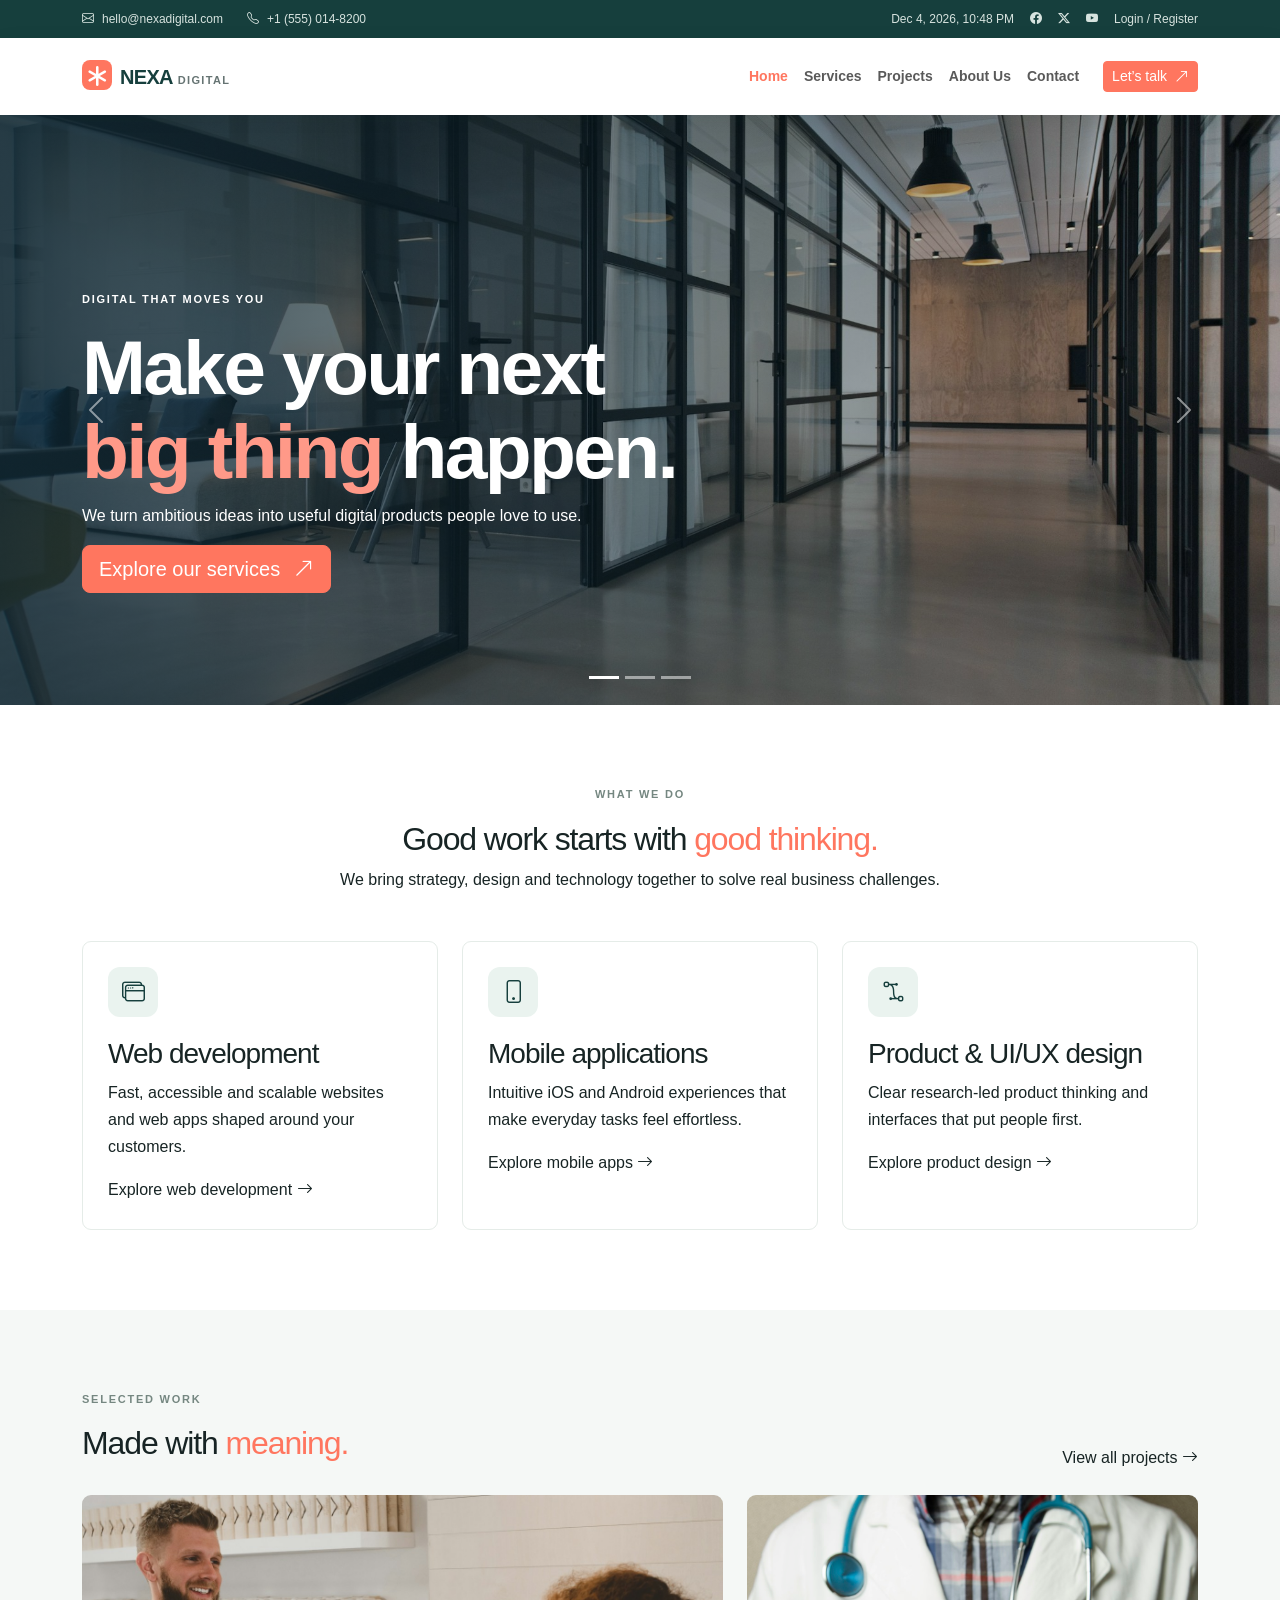
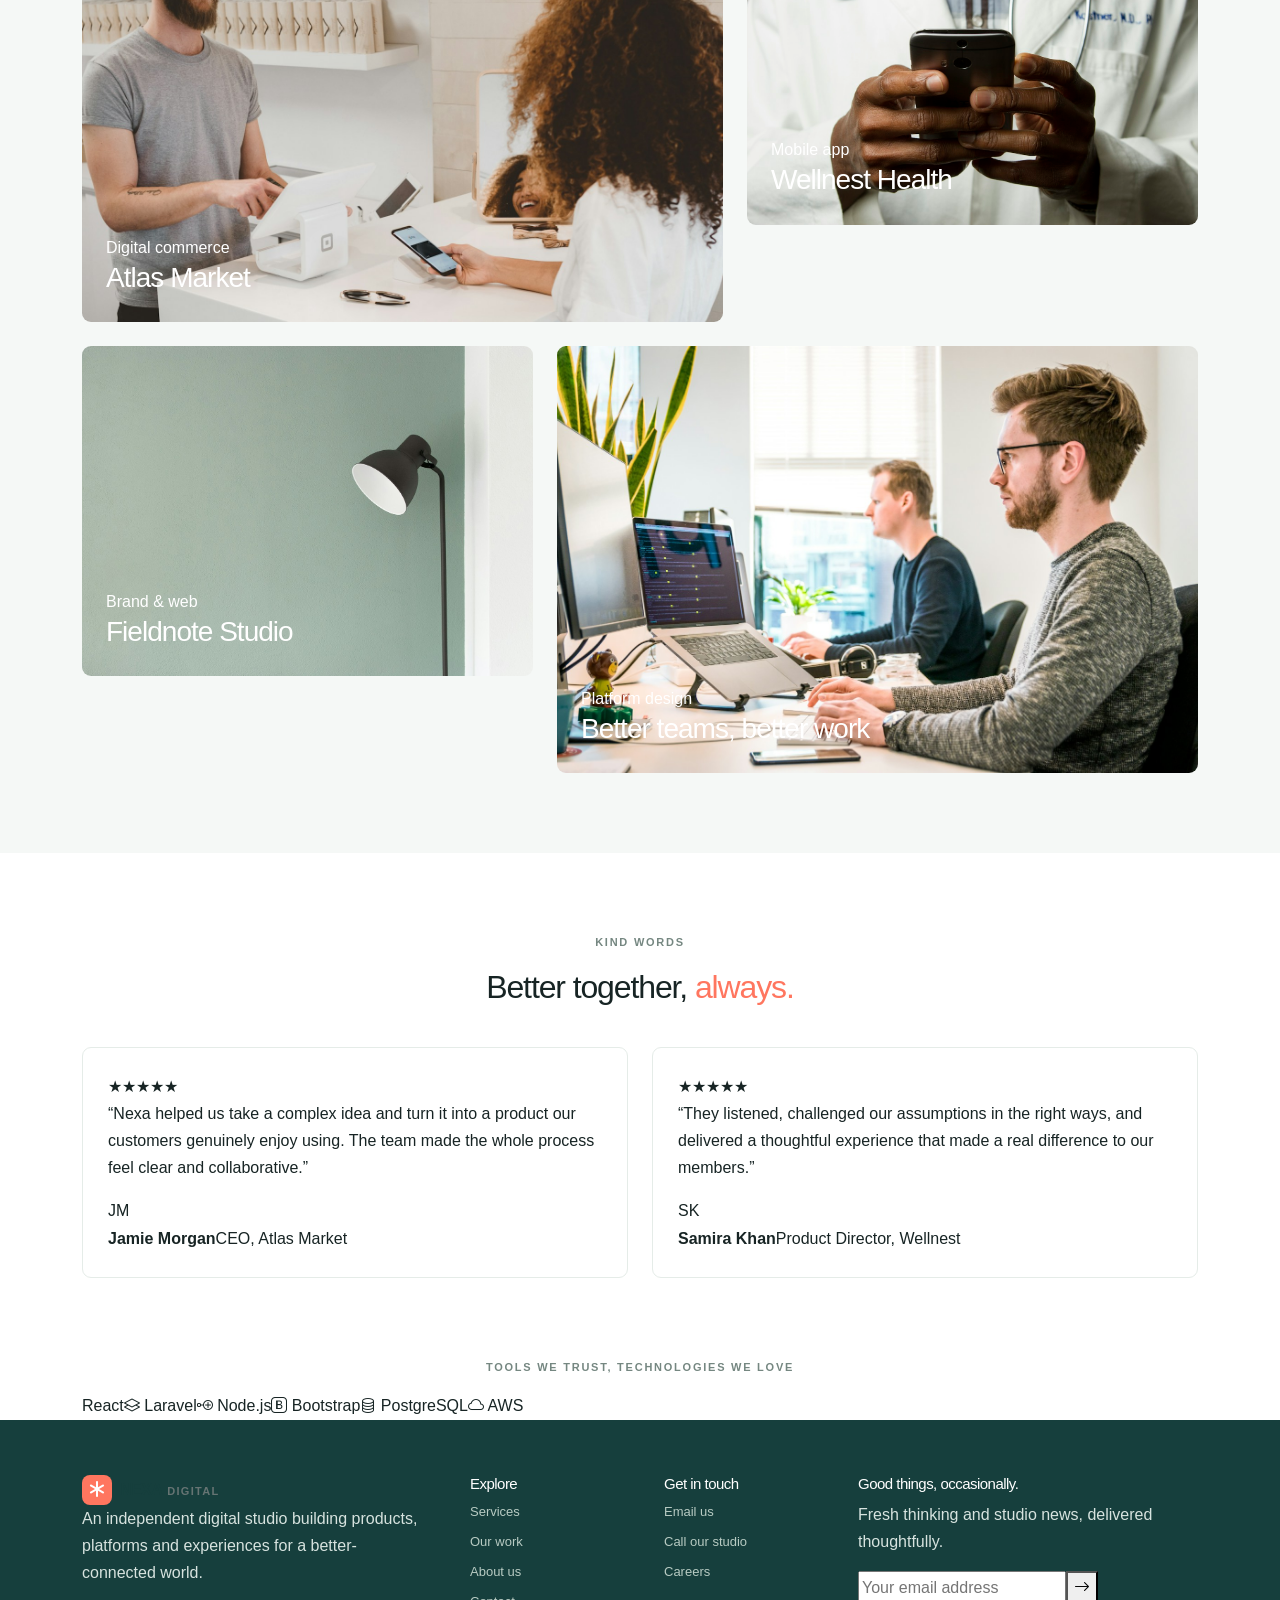
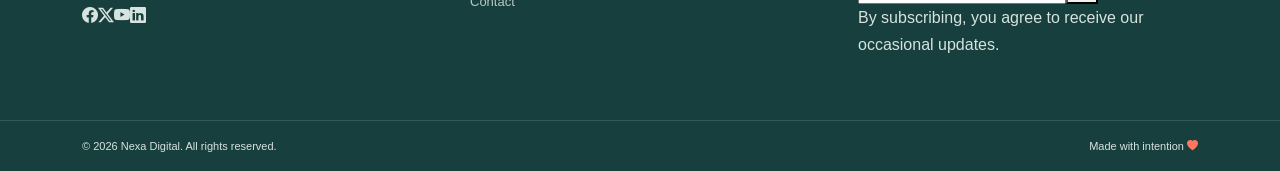
<file: index.html>
<!doctype html>
<html lang="en">
<head>
  <meta charset="utf-8">
  <meta name="viewport" content="width=device-width, initial-scale=1">
  <meta name="description" content="Nexa Digital builds thoughtful websites, apps and digital experiences for ambitious businesses.">
  <title>Nexa Digital — Digital products, thoughtfully made</title>
  <link href="https://cdn.jsdelivr.net/npm/bootstrap@5.3.3/dist/css/bootstrap.min.css" rel="stylesheet">
  <link rel="stylesheet" href="https://cdn.jsdelivr.net/npm/bootstrap-icons@1.11.3/font/bootstrap-icons.min.css">
  <link rel="stylesheet" href="assets/css/style.css">
</head>
<body>
  <div class="topbar">
    <div class="container d-flex justify-content-between align-items-center">
      <div class="d-flex flex-wrap gap-3 gap-md-4">
        <a href="mailto:hello@nexadigital.com"><i class="bi bi-envelope me-2"></i>hello@nexadigital.com</a>
        <a href="tel:+15550148200"><i class="bi bi-telephone me-2"></i>+1 (555) 014-8200</a>
      </div>
      <div class="d-flex align-items-center gap-3">
        <span class="topbar-time" data-current-time></span>
        <a class="social-link" href="https://facebook.com" aria-label="Facebook"><i class="bi bi-facebook"></i></a>
        <a class="social-link" href="https://x.com" aria-label="X"><i class="bi bi-twitter-x"></i></a>
        <a class="social-link" href="https://youtube.com" aria-label="YouTube"><i class="bi bi-youtube"></i></a>
        <a class="top-login" href="contact.html">Login / Register</a>
      </div>
    </div>
  </div>
  <nav class="navbar navbar-expand-lg navbar-light bg-white sticky-top main-nav">
    <div class="container">
      <a class="navbar-brand" href="index.html"><span class="brand-mark"><i class="bi bi-asterisk"></i></span>NEXA<span class="brand-light">DIGITAL</span></a>
      <button class="navbar-toggler" type="button" data-bs-toggle="collapse" data-bs-target="#mainNav" aria-controls="mainNav" aria-expanded="false" aria-label="Toggle navigation"><span class="navbar-toggler-icon"></span></button>
      <div class="collapse navbar-collapse" id="mainNav">
        <ul class="navbar-nav ms-auto align-items-lg-center">
          <li class="nav-item"><a class="nav-link active" href="index.html">Home</a></li>
          <li class="nav-item"><a class="nav-link" href="services.html">Services</a></li>
          <li class="nav-item"><a class="nav-link" href="projects.html">Projects</a></li>
          <li class="nav-item"><a class="nav-link" href="about.html">About Us</a></li>
          <li class="nav-item"><a class="nav-link" href="contact.html">Contact</a></li>
          <li class="nav-item ms-lg-3"><a class="btn btn-primary btn-sm nav-cta" href="contact.html">Let’s talk <i class="bi bi-arrow-up-right ms-1"></i></a></li>
        </ul>
      </div>
    </div>
  </nav>

  <main>
    <section class="hero-carousel">
      <div id="homeCarousel" class="carousel slide carousel-fade" data-bs-ride="carousel">
        <div class="carousel-indicators">
          <button type="button" data-bs-target="#homeCarousel" data-bs-slide-to="0" class="active" aria-current="true" aria-label="Slide 1"></button>
          <button type="button" data-bs-target="#homeCarousel" data-bs-slide-to="1" aria-label="Slide 2"></button>
          <button type="button" data-bs-target="#homeCarousel" data-bs-slide-to="2" aria-label="Slide 3"></button>
        </div>
        <div class="carousel-inner">
          <div class="carousel-item active hero-slide" style="--hero-image:url('../img/hero-office.jpg')">
            <div class="container hero-content"><p class="eyebrow text-white">DIGITAL THAT MOVES YOU</p><h1>Make your next<br><span>big thing</span> happen.</h1><p class="hero-copy">We turn ambitious ideas into useful digital products people love to use.</p><a class="btn btn-primary btn-lg" href="services.html">Explore our services <i class="bi bi-arrow-up-right ms-2"></i></a></div>
          </div>
          <div class="carousel-item hero-slide" style="--hero-image:url('../img/hero-team-meeting.jpg')">
            <div class="container hero-content"><p class="eyebrow text-white">GOOD IDEAS, BUILT BETTER</p><h1>Design with purpose.<br><span>Build for people.</span></h1><p class="hero-copy">From first sketch to final launch, we make every interaction count.</p><a class="btn btn-primary btn-lg" href="projects.html">See what we make <i class="bi bi-arrow-up-right ms-2"></i></a></div>
          </div>
          <div class="carousel-item hero-slide" style="--hero-image:url('../img/hero-team.jpg')">
            <div class="container hero-content"><p class="eyebrow text-white">YOUR PARTNER IN WHAT'S NEXT</p><h1>Small teams.<br><span>Big possibilities.</span></h1><p class="hero-copy">A collaborative digital studio for brands ready to move forward.</p><a class="btn btn-primary btn-lg" href="contact.html">Start a conversation <i class="bi bi-arrow-up-right ms-2"></i></a></div>
          </div>
        </div>
        <button class="carousel-control-prev" type="button" data-bs-target="#homeCarousel" data-bs-slide="prev" aria-label="Previous slide"><span class="carousel-control-prev-icon"></span></button>
        <button class="carousel-control-next" type="button" data-bs-target="#homeCarousel" data-bs-slide="next" aria-label="Next slide"><span class="carousel-control-next-icon"></span></button>
      </div>
    </section>

    <section class="section-space">
      <div class="container">
        <div class="section-heading text-center mx-auto"><p class="eyebrow">WHAT WE DO</p><h2>Good work starts with <span class="text-accent">good thinking.</span></h2><p>We bring strategy, design and technology together to solve real business challenges.</p></div>
        <div class="row g-4 mt-4">
          <div class="col-md-4"><article class="service-card h-100"><div class="icon-box"><i class="bi bi-window-stack"></i></div><h3>Web development</h3><p>Fast, accessible and scalable websites and web apps shaped around your customers.</p><a href="services.html#web-development" class="text-link">Explore web development <i class="bi bi-arrow-right"></i></a></article></div>
          <div class="col-md-4"><article class="service-card h-100"><div class="icon-box"><i class="bi bi-phone"></i></div><h3>Mobile applications</h3><p>Intuitive iOS and Android experiences that make everyday tasks feel effortless.</p><a href="services.html#mobile-apps" class="text-link">Explore mobile apps <i class="bi bi-arrow-right"></i></a></article></div>
          <div class="col-md-4"><article class="service-card h-100"><div class="icon-box"><i class="bi bi-bezier2"></i></div><h3>Product &amp; UI/UX design</h3><p>Clear research-led product thinking and interfaces that put people first.</p><a href="services.html#product-design" class="text-link">Explore product design <i class="bi bi-arrow-right"></i></a></article></div>
        </div>
      </div>
    </section>

    <section class="section-space bg-soft">
      <div class="container">
        <div class="d-flex flex-wrap justify-content-between align-items-end gap-3 mb-4"><div class="section-heading mb-0"><p class="eyebrow">SELECTED WORK</p><h2>Made with <span class="text-accent">meaning.</span></h2></div><a class="text-link" href="projects.html">View all projects <i class="bi bi-arrow-right"></i></a></div>
        <div class="row g-4">
          <div class="col-md-7"><a class="project-card project-large" href="project-detail.html?project=atlas"><img src="assets/img/project-atlas.jpg" alt="Retail checkout experience on a tablet"><div class="project-overlay"><span>Digital commerce</span><h3>Atlas Market</h3></div></a></div>
          <div class="col-md-5"><a class="project-card" href="project-detail.html?project=wellnest"><img src="assets/img/project-wellnest.jpg" alt="Healthcare professional using a digital health app"><div class="project-overlay"><span>Mobile app</span><h3>Wellnest Health</h3></div></a></div>
          <div class="col-md-5"><a class="project-card" href="project-detail.html?project=fieldnote"><img src="assets/img/project-fieldnote.jpg" alt="Minimal stationery and notebook on a desk"><div class="project-overlay"><span>Brand &amp; web</span><h3>Fieldnote Studio</h3></div></a></div>
          <div class="col-md-7"><a class="project-card project-wide" href="projects.html"><img src="assets/img/project-common-ground.jpg" alt="Creative team collaborating around a laptop"><div class="project-overlay"><span>Platform design</span><h3>Better teams, better work</h3></div></a></div>
        </div>
      </div>
    </section>

    <section class="section-space">
      <div class="container">
        <div class="section-heading text-center mx-auto"><p class="eyebrow">KIND WORDS</p><h2>Better together, <span class="text-accent">always.</span></h2></div>
        <div class="row g-4 mt-3">
          <div class="col-md-6"><article class="testimonial-card h-100"><div class="stars">★★★★★</div><blockquote>“Nexa helped us take a complex idea and turn it into a product our customers genuinely enjoy using. The team made the whole process feel clear and collaborative.”</blockquote><div class="testimonial-person"><div class="avatar">JM</div><div><strong>Jamie Morgan</strong><span>CEO, Atlas Market</span></div></div></article></div>
          <div class="col-md-6"><article class="testimonial-card h-100"><div class="stars">★★★★★</div><blockquote>“They listened, challenged our assumptions in the right ways, and delivered a thoughtful experience that made a real difference to our members.”</blockquote><div class="testimonial-person"><div class="avatar avatar-lilac">SK</div><div><strong>Samira Khan</strong><span>Product Director, Wellnest</span></div></div></article></div>
        </div>
      </div>
    </section>

    <section class="tech-section"><div class="container"><p class="eyebrow text-center">TOOLS WE TRUST, TECHNOLOGIES WE LOVE</p><div class="tech-logos"><span><i class="bi bi-atom"></i> React</span><span><i class="bi bi-layers"></i> Laravel</span><span><i class="bi bi-node-plus"></i> Node.js</span><span><i class="bi bi-bootstrap"></i> Bootstrap</span><span><i class="bi bi-database"></i> PostgreSQL</span><span><i class="bi bi-cloud"></i> AWS</span></div></div></section>
  </main>

  <footer class="site-footer">
    <div class="container footer-main"><div class="row g-5">
      <div class="col-lg-4"><a class="navbar-brand footer-brand" href="index.html"><span class="brand-mark"><i class="bi bi-asterisk"></i></span>NEXA<span class="brand-light">DIGITAL</span></a><p class="footer-about">An independent digital studio building products, platforms and experiences for a better-connected world.</p><div class="footer-social"><a href="https://facebook.com" aria-label="Facebook"><i class="bi bi-facebook"></i></a><a href="https://x.com" aria-label="X"><i class="bi bi-twitter-x"></i></a><a href="https://youtube.com" aria-label="YouTube"><i class="bi bi-youtube"></i></a><a href="https://linkedin.com" aria-label="LinkedIn"><i class="bi bi-linkedin"></i></a></div></div>
      <div class="col-6 col-lg-2"><h4>Explore</h4><a href="services.html">Services</a><a href="projects.html">Our work</a><a href="about.html">About us</a><a href="contact.html">Contact</a></div>
      <div class="col-6 col-lg-2"><h4>Get in touch</h4><a href="mailto:hello@nexadigital.com">Email us</a><a href="tel:+15550148200">Call our studio</a><a href="about.html#careers">Careers</a></div>
      <div class="col-lg-4"><h4>Good things, occasionally.</h4><p>Fresh thinking and studio news, delivered thoughtfully.</p><form class="newsletter-form" data-newsletter-form><label class="visually-hidden" for="newsletterEmail">Email address</label><input id="newsletterEmail" type="email" placeholder="Your email address" required><button type="submit" aria-label="Subscribe"><i class="bi bi-arrow-right"></i></button></form><p class="newsletter-note" data-newsletter-message>By subscribing, you agree to receive our occasional updates.</p></div>
    </div></div>
    <div class="footer-bottom"><div class="container d-flex flex-wrap justify-content-between gap-2"><span>© <span data-year></span> Nexa Digital. All rights reserved.</span><span>Made with intention <i class="bi bi-heart-fill text-accent"></i></span></div></div>
  </footer>
  <script src="https://cdn.jsdelivr.net/npm/bootstrap@5.3.3/dist/js/bootstrap.bundle.min.js"></script>
  <script src="assets/js/main.js"></script>
</body>
</html>
</file>
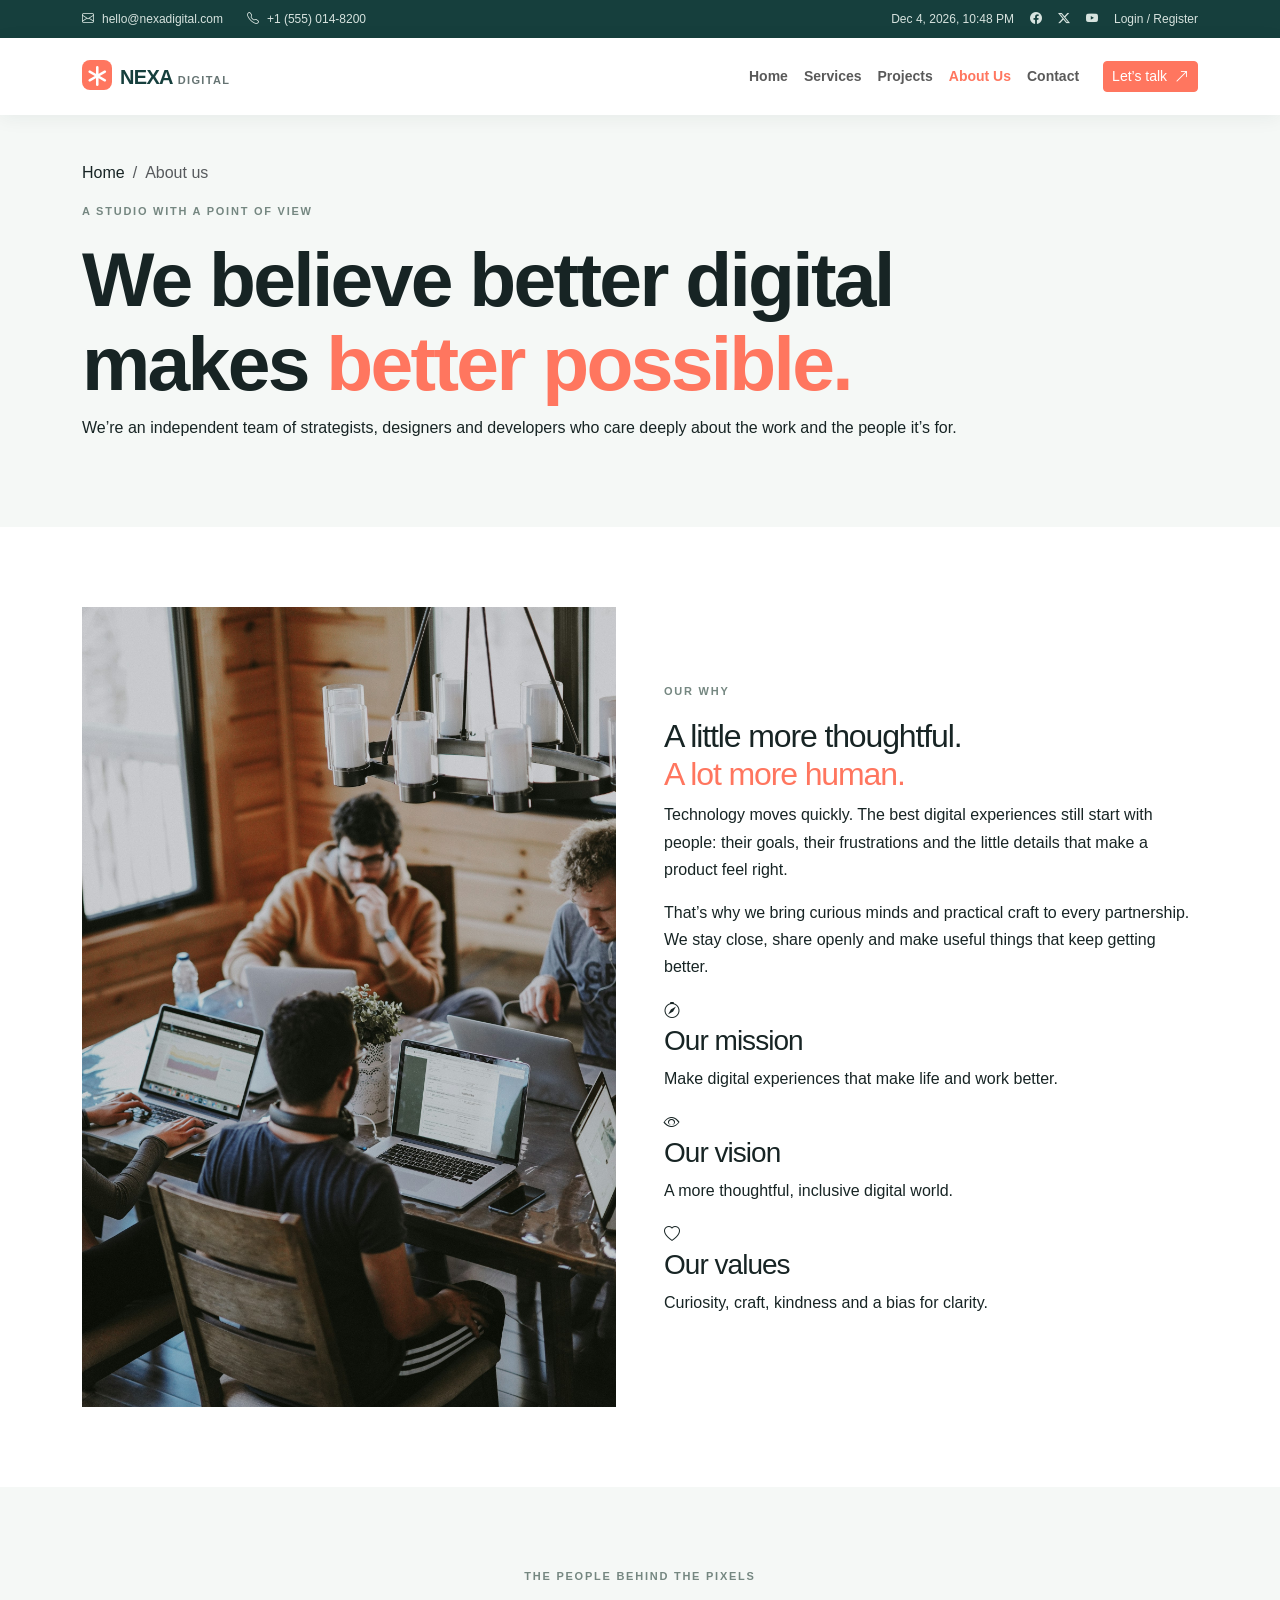
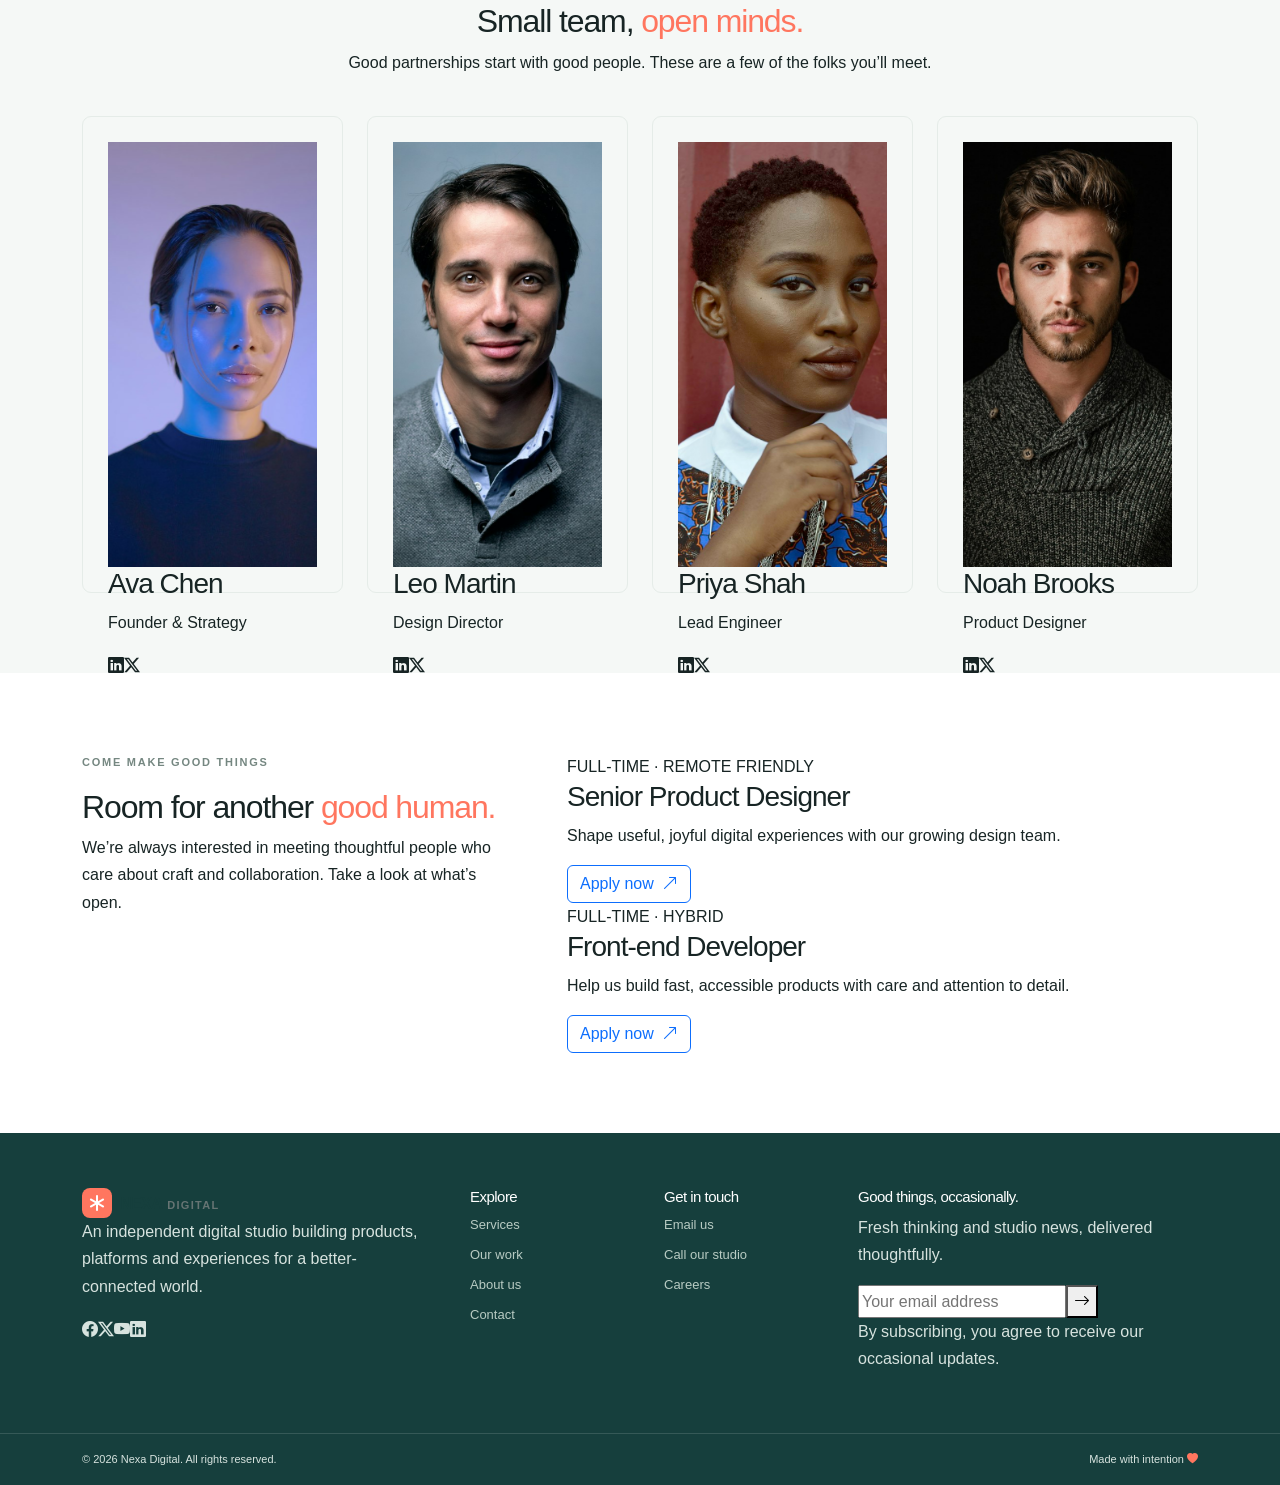
<file: about.html>
<!doctype html>
<html lang="en">
<head>
  <meta charset="utf-8"><meta name="viewport" content="width=device-width, initial-scale=1">
  <meta name="description" content="Meet the people and principles behind Nexa Digital, an independent digital studio.">
  <title>About us — Nexa Digital</title>
  <link href="https://cdn.jsdelivr.net/npm/bootstrap@5.3.3/dist/css/bootstrap.min.css" rel="stylesheet"><link rel="stylesheet" href="https://cdn.jsdelivr.net/npm/bootstrap-icons@1.11.3/font/bootstrap-icons.min.css"><link rel="stylesheet" href="assets/css/style.css">
</head>
<body>
  <div class="topbar"><div class="container d-flex justify-content-between align-items-center"><div class="d-flex flex-wrap gap-3 gap-md-4"><a href="mailto:hello@nexadigital.com"><i class="bi bi-envelope me-2"></i>hello@nexadigital.com</a><a href="tel:+15550148200"><i class="bi bi-telephone me-2"></i>+1 (555) 014-8200</a></div><div class="d-flex align-items-center gap-3"><span class="topbar-time" data-current-time></span><a class="social-link" href="https://facebook.com" aria-label="Facebook"><i class="bi bi-facebook"></i></a><a class="social-link" href="https://x.com" aria-label="X"><i class="bi bi-twitter-x"></i></a><a class="social-link" href="https://youtube.com" aria-label="YouTube"><i class="bi bi-youtube"></i></a><a class="top-login" href="contact.html">Login / Register</a></div></div></div>
  <nav class="navbar navbar-expand-lg navbar-light bg-white sticky-top main-nav"><div class="container"><a class="navbar-brand" href="index.html"><span class="brand-mark"><i class="bi bi-asterisk"></i></span>NEXA<span class="brand-light">DIGITAL</span></a><button class="navbar-toggler" type="button" data-bs-toggle="collapse" data-bs-target="#mainNav" aria-controls="mainNav" aria-expanded="false" aria-label="Toggle navigation"><span class="navbar-toggler-icon"></span></button><div class="collapse navbar-collapse" id="mainNav"><ul class="navbar-nav ms-auto align-items-lg-center"><li class="nav-item"><a class="nav-link" href="index.html">Home</a></li><li class="nav-item"><a class="nav-link" href="services.html">Services</a></li><li class="nav-item"><a class="nav-link" href="projects.html">Projects</a></li><li class="nav-item"><a class="nav-link active" href="about.html">About Us</a></li><li class="nav-item"><a class="nav-link" href="contact.html">Contact</a></li><li class="nav-item ms-lg-3"><a class="btn btn-primary btn-sm nav-cta" href="contact.html">Let’s talk <i class="bi bi-arrow-up-right ms-1"></i></a></li></ul></div></div></nav>
  <main><section class="page-hero"><div class="container"><nav aria-label="breadcrumb"><ol class="breadcrumb"><li class="breadcrumb-item"><a href="index.html">Home</a></li><li class="breadcrumb-item active" aria-current="page">About us</li></ol></nav><p class="eyebrow">A STUDIO WITH A POINT OF VIEW</p><h1>We believe better digital makes <span class="text-accent">better possible.</span></h1><p class="page-intro">We’re an independent team of strategists, designers and developers who care deeply about the work and the people it’s for.</p></div></section>
    <section class="section-space"><div class="container"><div class="row g-5 align-items-center"><div class="col-lg-6"><img class="rounded-image" src="assets/img/hero-team.jpg" alt="Nexa Digital team collaborating in the studio"></div><div class="col-lg-6"><p class="eyebrow">OUR WHY</p><h2 class="display-heading">A little more thoughtful.<br><span class="text-accent">A lot more human.</span></h2><p>Technology moves quickly. The best digital experiences still start with people: their goals, their frustrations and the little details that make a product feel right.</p><p>That’s why we bring curious minds and practical craft to every partnership. We stay close, share openly and make useful things that keep getting better.</p><div class="values-grid"><div><span class="value-icon"><i class="bi bi-compass"></i></span><h3>Our mission</h3><p>Make digital experiences that make life and work better.</p></div><div><span class="value-icon"><i class="bi bi-eye"></i></span><h3>Our vision</h3><p>A more thoughtful, inclusive digital world.</p></div><div><span class="value-icon"><i class="bi bi-heart"></i></span><h3>Our values</h3><p>Curiosity, craft, kindness and a bias for clarity.</p></div></div></div></div></div></section>
    <section class="section-space bg-soft"><div class="container"><div class="section-heading text-center mx-auto"><p class="eyebrow">THE PEOPLE BEHIND THE PIXELS</p><h2>Small team, <span class="text-accent">open minds.</span></h2><p>Good partnerships start with good people. These are a few of the folks you’ll meet.</p></div><div class="row g-4 mt-3">
      <div class="col-sm-6 col-lg-3"><article class="team-card"><img src="assets/img/team-ava.jpg" alt="Portrait of Ava Chen"><div class="team-info"><h3>Ava Chen</h3><p>Founder &amp; Strategy</p><div><a href="https://linkedin.com" aria-label="Ava on LinkedIn"><i class="bi bi-linkedin"></i></a><a href="https://x.com" aria-label="Ava on X"><i class="bi bi-twitter-x"></i></a></div></div></article></div>
      <div class="col-sm-6 col-lg-3"><article class="team-card"><img src="assets/img/team-leo.jpg" alt="Portrait of Leo Martin"><div class="team-info"><h3>Leo Martin</h3><p>Design Director</p><div><a href="https://linkedin.com" aria-label="Leo on LinkedIn"><i class="bi bi-linkedin"></i></a><a href="https://x.com" aria-label="Leo on X"><i class="bi bi-twitter-x"></i></a></div></div></article></div>
      <div class="col-sm-6 col-lg-3"><article class="team-card"><img src="assets/img/team-priya.jpg" alt="Portrait of Priya Shah"><div class="team-info"><h3>Priya Shah</h3><p>Lead Engineer</p><div><a href="https://linkedin.com" aria-label="Priya on LinkedIn"><i class="bi bi-linkedin"></i></a><a href="https://x.com" aria-label="Priya on X"><i class="bi bi-twitter-x"></i></a></div></div></article></div>
      <div class="col-sm-6 col-lg-3"><article class="team-card"><img src="assets/img/team-noah.jpg" alt="Portrait of Noah Brooks"><div class="team-info"><h3>Noah Brooks</h3><p>Product Designer</p><div><a href="https://linkedin.com" aria-label="Noah on LinkedIn"><i class="bi bi-linkedin"></i></a><a href="https://x.com" aria-label="Noah on X"><i class="bi bi-twitter-x"></i></a></div></div></article></div>
    </div></div></section>
    <section class="section-space" id="careers"><div class="container"><div class="row g-5"><div class="col-lg-5"><p class="eyebrow">COME MAKE GOOD THINGS</p><h2>Room for another <span class="text-accent">good human.</span></h2><p>We’re always interested in meeting thoughtful people who care about craft and collaboration. Take a look at what’s open.</p></div><div class="col-lg-7"><div class="job-listing"><div><span class="job-type">FULL-TIME · REMOTE FRIENDLY</span><h3>Senior Product Designer</h3><p>Shape useful, joyful digital experiences with our growing design team.</p></div><a class="btn btn-outline-primary" href="mailto:careers@nexadigital.com?subject=Senior%20Product%20Designer">Apply now <i class="bi bi-arrow-up-right ms-1"></i></a></div><div class="job-listing"><div><span class="job-type">FULL-TIME · HYBRID</span><h3>Front-end Developer</h3><p>Help us build fast, accessible products with care and attention to detail.</p></div><a class="btn btn-outline-primary" href="mailto:careers@nexadigital.com?subject=Front-end%20Developer">Apply now <i class="bi bi-arrow-up-right ms-1"></i></a></div></div></div></div></section>
  </main>
  <footer class="site-footer"><div class="container footer-main"><div class="row g-5"><div class="col-lg-4"><a class="navbar-brand footer-brand" href="index.html"><span class="brand-mark"><i class="bi bi-asterisk"></i></span>NEXA<span class="brand-light">DIGITAL</span></a><p class="footer-about">An independent digital studio building products, platforms and experiences for a better-connected world.</p><div class="footer-social"><a href="https://facebook.com" aria-label="Facebook"><i class="bi bi-facebook"></i></a><a href="https://x.com" aria-label="X"><i class="bi bi-twitter-x"></i></a><a href="https://youtube.com" aria-label="YouTube"><i class="bi bi-youtube"></i></a><a href="https://linkedin.com" aria-label="LinkedIn"><i class="bi bi-linkedin"></i></a></div></div><div class="col-6 col-lg-2"><h4>Explore</h4><a href="services.html">Services</a><a href="projects.html">Our work</a><a href="about.html">About us</a><a href="contact.html">Contact</a></div><div class="col-6 col-lg-2"><h4>Get in touch</h4><a href="mailto:hello@nexadigital.com">Email us</a><a href="tel:+15550148200">Call our studio</a><a href="about.html#careers">Careers</a></div><div class="col-lg-4"><h4>Good things, occasionally.</h4><p>Fresh thinking and studio news, delivered thoughtfully.</p><form class="newsletter-form" data-newsletter-form><label class="visually-hidden" for="newsletterEmail">Email address</label><input id="newsletterEmail" type="email" placeholder="Your email address" required><button type="submit" aria-label="Subscribe"><i class="bi bi-arrow-right"></i></button></form><p class="newsletter-note" data-newsletter-message>By subscribing, you agree to receive our occasional updates.</p></div></div></div><div class="footer-bottom"><div class="container d-flex flex-wrap justify-content-between gap-2"><span>© <span data-year></span> Nexa Digital. All rights reserved.</span><span>Made with intention <i class="bi bi-heart-fill text-accent"></i></span></div></div></footer>
  <script src="https://cdn.jsdelivr.net/npm/bootstrap@5.3.3/dist/js/bootstrap.bundle.min.js"></script><script src="assets/js/main.js"></script>
</body>
</html>
</file>
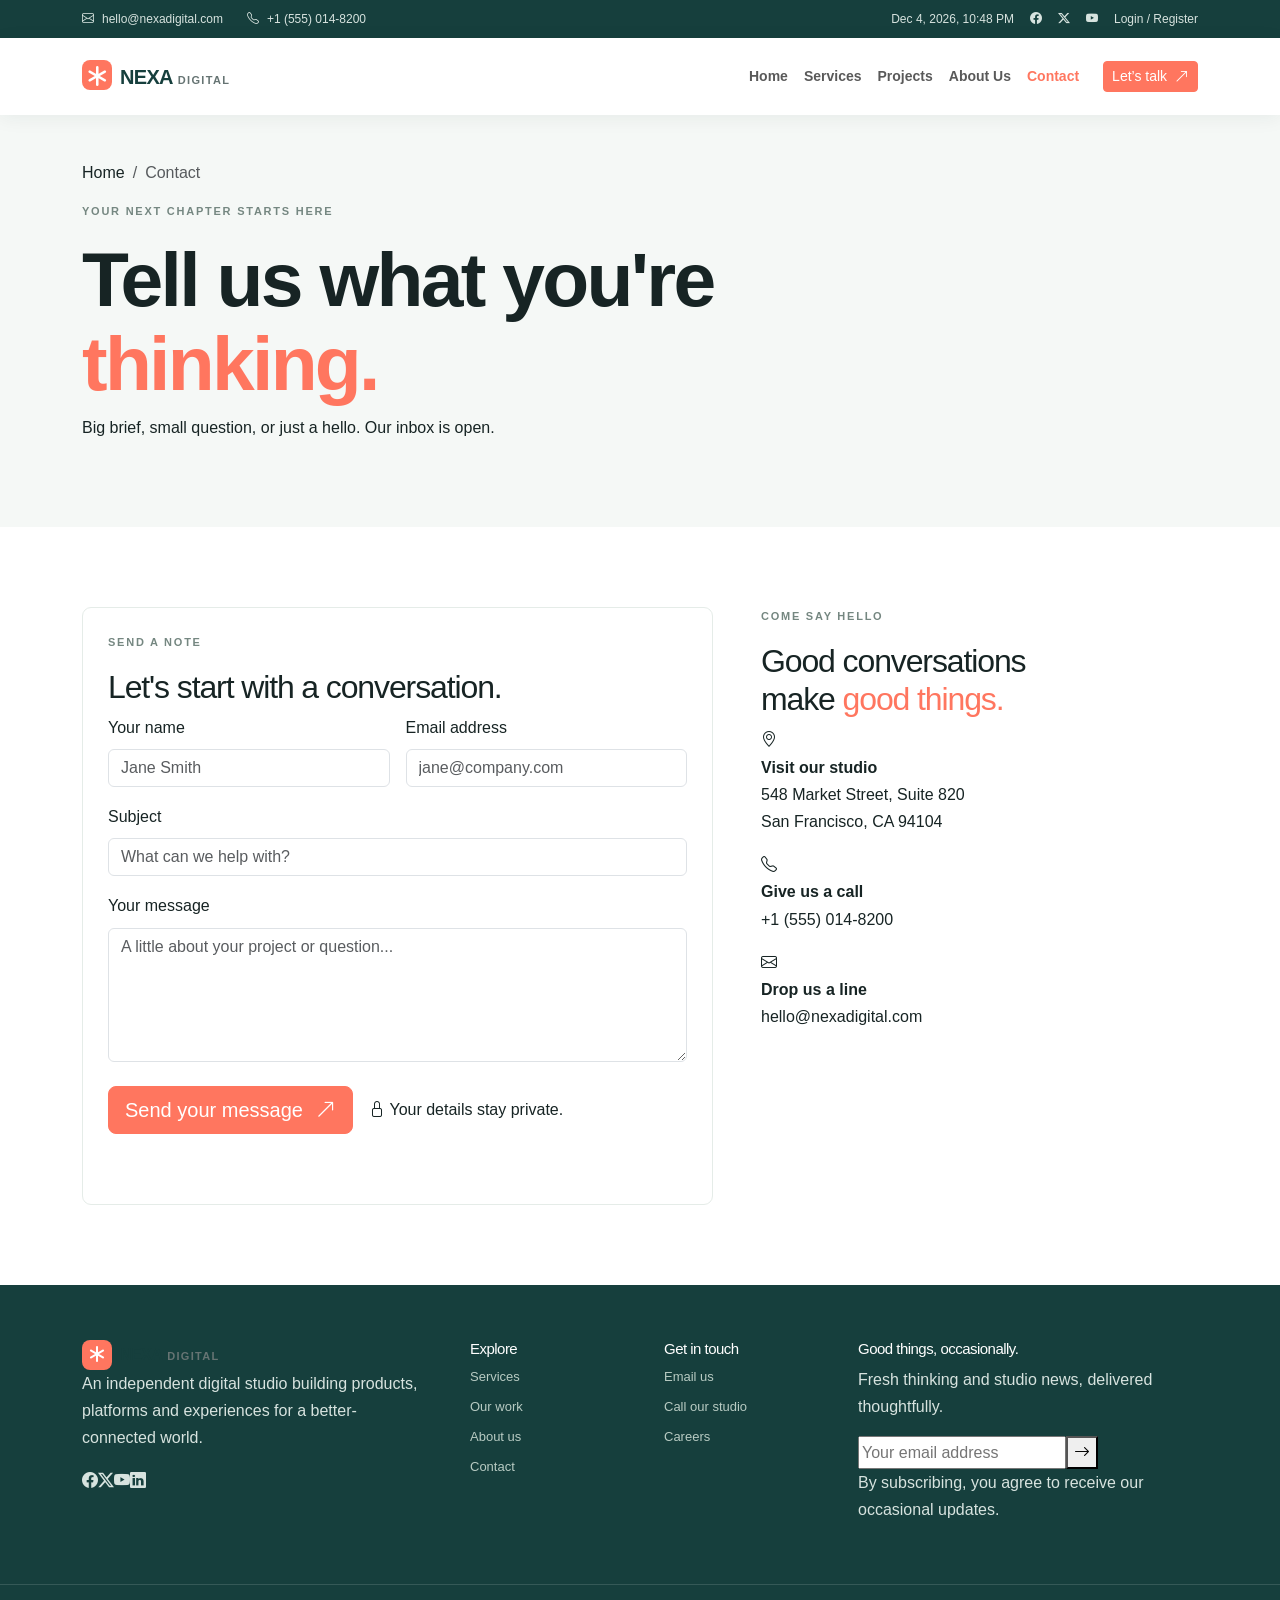
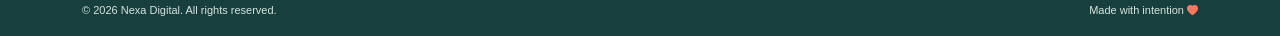
<file: contact.html>
<!doctype html>
<html lang="en">
<head>
  <meta charset="utf-8"><meta name="viewport" content="width=device-width, initial-scale=1">
  <meta name="description" content="Get in touch with Nexa Digital to talk about your next digital project.">
  <title>Contact — Nexa Digital</title>
  <link href="https://cdn.jsdelivr.net/npm/bootstrap@5.3.3/dist/css/bootstrap.min.css" rel="stylesheet"><link rel="stylesheet" href="https://cdn.jsdelivr.net/npm/bootstrap-icons@1.11.3/font/bootstrap-icons.min.css"><link rel="stylesheet" href="assets/css/style.css">
</head>
<body>
  <div class="topbar"><div class="container d-flex justify-content-between align-items-center"><div class="d-flex flex-wrap gap-3 gap-md-4"><a href="mailto:hello@nexadigital.com"><i class="bi bi-envelope me-2"></i>hello@nexadigital.com</a><a href="tel:+15550148200"><i class="bi bi-telephone me-2"></i>+1 (555) 014-8200</a></div><div class="d-flex align-items-center gap-3"><span class="topbar-time" data-current-time></span><a class="social-link" href="https://facebook.com" aria-label="Facebook"><i class="bi bi-facebook"></i></a><a class="social-link" href="https://x.com" aria-label="X"><i class="bi bi-twitter-x"></i></a><a class="social-link" href="https://youtube.com" aria-label="YouTube"><i class="bi bi-youtube"></i></a><a class="top-login" href="contact.html">Login / Register</a></div></div></div>
  <nav class="navbar navbar-expand-lg navbar-light bg-white sticky-top main-nav"><div class="container"><a class="navbar-brand" href="index.html"><span class="brand-mark"><i class="bi bi-asterisk"></i></span>NEXA<span class="brand-light">DIGITAL</span></a><button class="navbar-toggler" type="button" data-bs-toggle="collapse" data-bs-target="#mainNav" aria-controls="mainNav" aria-expanded="false" aria-label="Toggle navigation"><span class="navbar-toggler-icon"></span></button><div class="collapse navbar-collapse" id="mainNav"><ul class="navbar-nav ms-auto align-items-lg-center"><li class="nav-item"><a class="nav-link" href="index.html">Home</a></li><li class="nav-item"><a class="nav-link" href="services.html">Services</a></li><li class="nav-item"><a class="nav-link" href="projects.html">Projects</a></li><li class="nav-item"><a class="nav-link" href="about.html">About Us</a></li><li class="nav-item"><a class="nav-link active" href="contact.html">Contact</a></li><li class="nav-item ms-lg-3"><a class="btn btn-primary btn-sm nav-cta" href="contact.html">Let’s talk <i class="bi bi-arrow-up-right ms-1"></i></a></li></ul></div></div></nav>
  <main><section class="page-hero"><div class="container"><nav aria-label="breadcrumb"><ol class="breadcrumb"><li class="breadcrumb-item"><a href="index.html">Home</a></li><li class="breadcrumb-item active" aria-current="page">Contact</li></ol></nav><p class="eyebrow">YOUR NEXT CHAPTER STARTS HERE</p><h1>Tell us what you're <span class="text-accent">thinking.</span></h1><p class="page-intro">Big brief, small question, or just a hello. Our inbox is open.</p></div></section>
    <section class="section-space"><div class="container"><div class="row g-5"><div class="col-lg-7"><div class="contact-form-card"><p class="eyebrow">SEND A NOTE</p><h2>Let's start with a conversation.</h2><form id="contactForm" novalidate><div class="row g-3"><div class="col-md-6"><label class="form-label" for="contactName">Your name</label><input class="form-control" id="contactName" name="name" type="text" placeholder="Jane Smith" required></div><div class="col-md-6"><label class="form-label" for="contactEmail">Email address</label><input class="form-control" id="contactEmail" name="email" type="email" placeholder="jane@company.com" required></div><div class="col-12"><label class="form-label" for="contactSubject">Subject</label><input class="form-control" id="contactSubject" name="subject" type="text" placeholder="What can we help with?" required></div><div class="col-12"><label class="form-label" for="contactMessage">Your message</label><textarea class="form-control" id="contactMessage" name="message" rows="5" placeholder="A little about your project or question..." required></textarea></div><div class="col-12 d-flex flex-wrap align-items-center gap-3 mt-4"><button class="btn btn-primary btn-lg" type="button" data-bs-toggle="modal" data-bs-target="#contactSuccessModal">Send your message <i class="bi bi-arrow-up-right ms-2"></i></button><span class="form-privacy"><i class="bi bi-lock me-1"></i>Your details stay private.</span></div></div></form></div></div>
      <div class="col-lg-5"><div class="contact-aside"><p class="eyebrow">COME SAY HELLO</p><h2>Good conversations<br>make <span class="text-accent">good things.</span></h2><div class="contact-detail"><span><i class="bi bi-geo-alt"></i></span><div><strong>Visit our studio</strong><p>548 Market Street, Suite 820<br>San Francisco, CA 94104</p></div></div><div class="contact-detail"><span><i class="bi bi-telephone"></i></span><div><strong>Give us a call</strong><p><a href="tel:+15550148200">+1 (555) 014-8200</a></p></div></div><div class="contact-detail"><span><i class="bi bi-envelope"></i></span><div><strong>Drop us a line</strong><p><a href="mailto:hello@nexadigital.com">hello@nexadigital.com</a></p></div></div><div class="map-frame"><iframe title="Map showing Nexa Digital's San Francisco studio" src="https://www.google.com/maps?q=548%20Market%20Street%2C%20San%20Francisco%2C%20CA&output=embed" loading="lazy" referrerpolicy="no-referrer-when-downgrade" allowfullscreen></iframe></div></div></div>
    </div></div></section>
  </main>
  <div class="modal fade" id="contactSuccessModal" tabindex="-1" aria-labelledby="contactSuccessTitle" aria-hidden="true"><div class="modal-dialog modal-dialog-centered"><div class="modal-content success-modal"><div class="modal-body text-center p-5"><div class="success-icon"><i class="bi bi-check-lg"></i></div><h2 id="contactSuccessTitle">Message received!</h2><p>Thanks for reaching out. We’ll be in touch soon.</p><button type="button" class="btn btn-primary" data-bs-dismiss="modal">Sounds good</button></div></div></div></div>
  <footer class="site-footer"><div class="container footer-main"><div class="row g-5"><div class="col-lg-4"><a class="navbar-brand footer-brand" href="index.html"><span class="brand-mark"><i class="bi bi-asterisk"></i></span>NEXA<span class="brand-light">DIGITAL</span></a><p class="footer-about">An independent digital studio building products, platforms and experiences for a better-connected world.</p><div class="footer-social"><a href="https://facebook.com" aria-label="Facebook"><i class="bi bi-facebook"></i></a><a href="https://x.com" aria-label="X"><i class="bi bi-twitter-x"></i></a><a href="https://youtube.com" aria-label="YouTube"><i class="bi bi-youtube"></i></a><a href="https://linkedin.com" aria-label="LinkedIn"><i class="bi bi-linkedin"></i></a></div></div><div class="col-6 col-lg-2"><h4>Explore</h4><a href="services.html">Services</a><a href="projects.html">Our work</a><a href="about.html">About us</a><a href="contact.html">Contact</a></div><div class="col-6 col-lg-2"><h4>Get in touch</h4><a href="mailto:hello@nexadigital.com">Email us</a><a href="tel:+15550148200">Call our studio</a><a href="about.html#careers">Careers</a></div><div class="col-lg-4"><h4>Good things, occasionally.</h4><p>Fresh thinking and studio news, delivered thoughtfully.</p><form class="newsletter-form" data-newsletter-form><label class="visually-hidden" for="newsletterEmail">Email address</label><input id="newsletterEmail" type="email" placeholder="Your email address" required><button type="submit" aria-label="Subscribe"><i class="bi bi-arrow-right"></i></button></form><p class="newsletter-note" data-newsletter-message>By subscribing, you agree to receive our occasional updates.</p></div></div></div><div class="footer-bottom"><div class="container d-flex flex-wrap justify-content-between gap-2"><span>© <span data-year></span> Nexa Digital. All rights reserved.</span><span>Made with intention <i class="bi bi-heart-fill text-accent"></i></span></div></div></footer>
  <script src="https://cdn.jsdelivr.net/npm/bootstrap@5.3.3/dist/js/bootstrap.bundle.min.js"></script><script src="assets/js/main.js"></script>
</body>
</html>
</file>
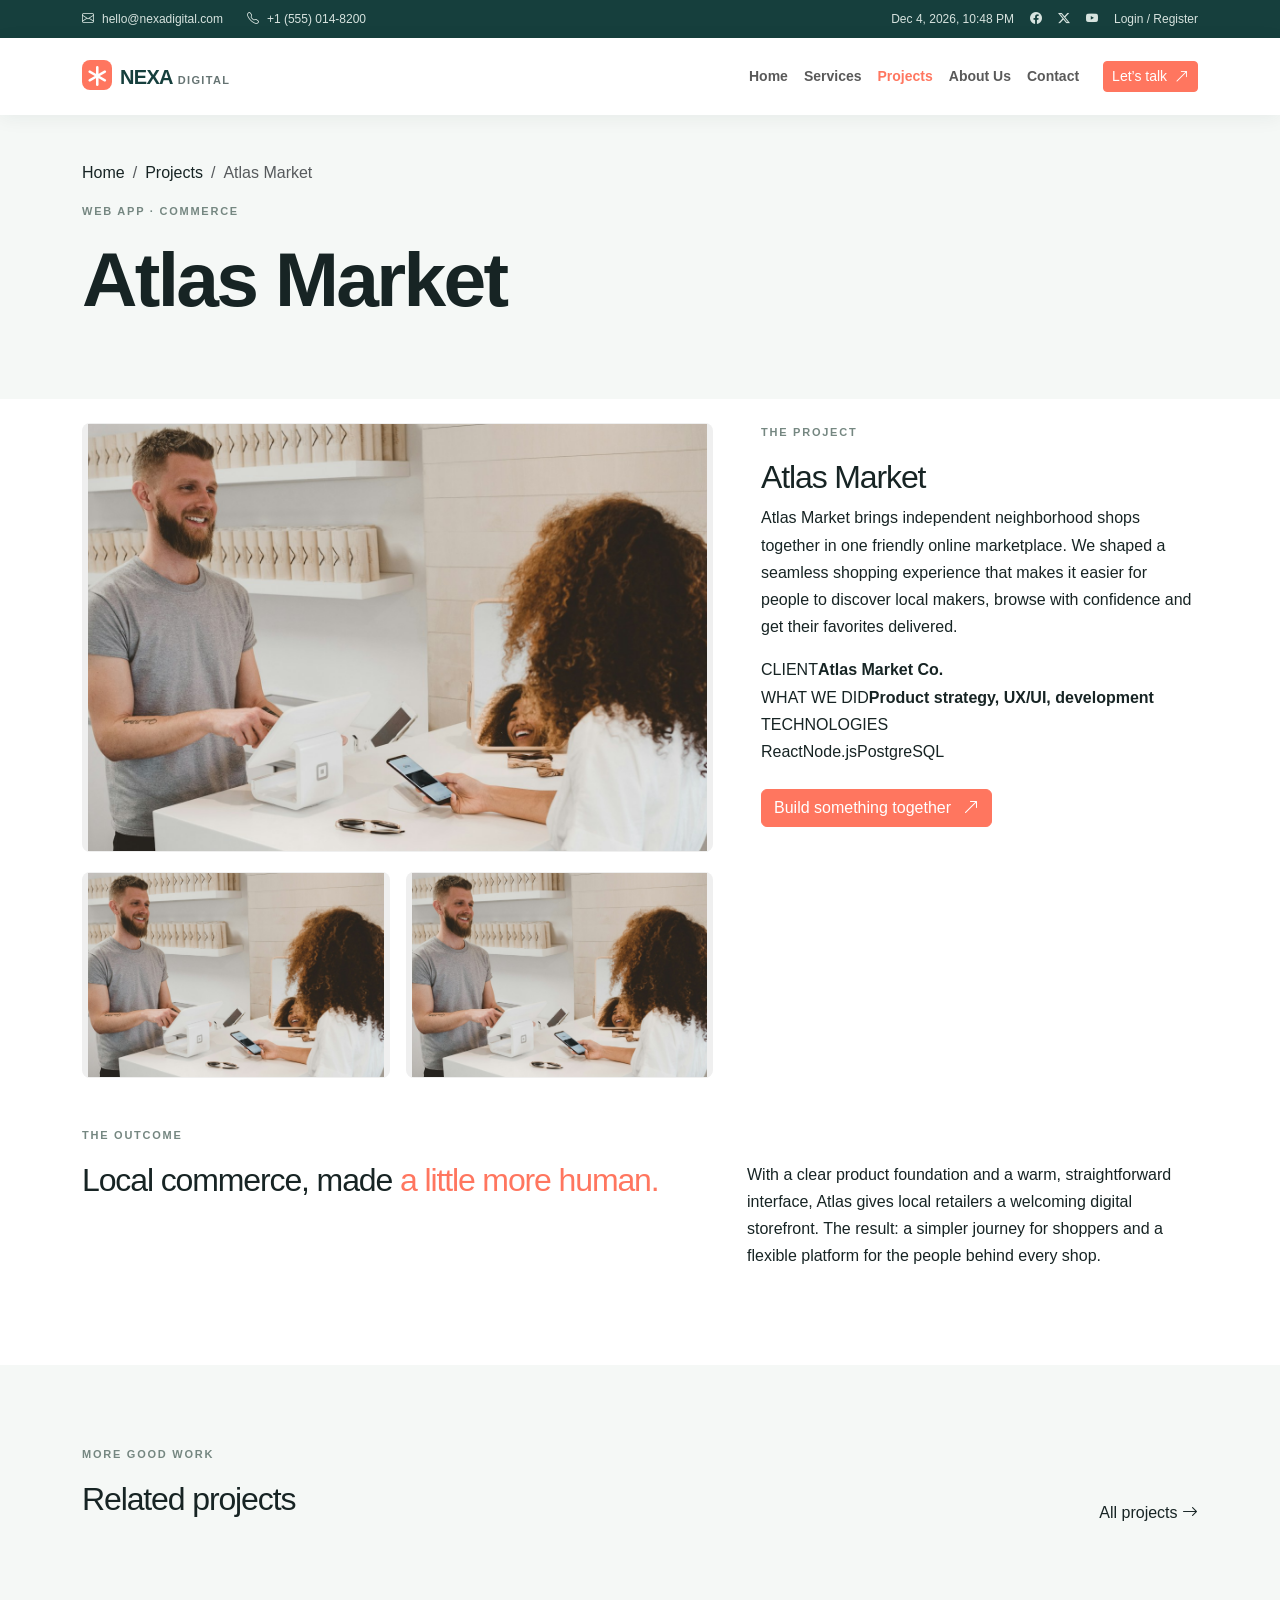
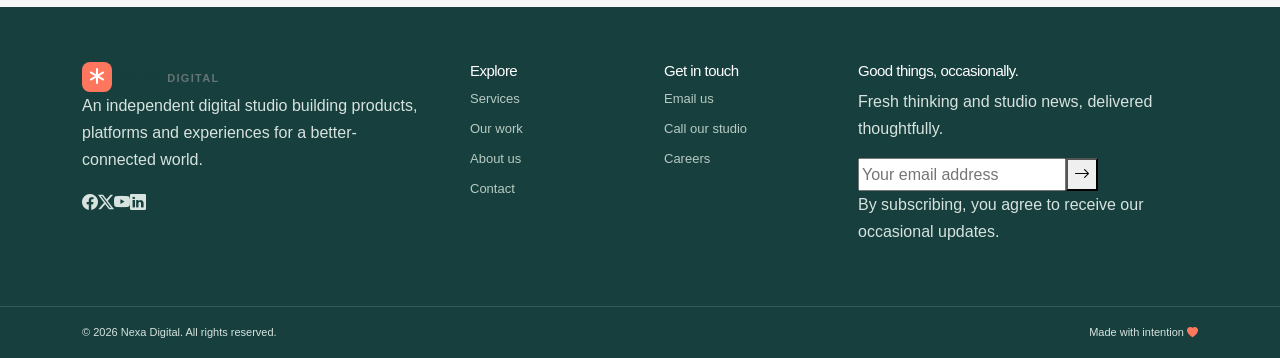
<file: project-detail.html>
<!doctype html>
<html lang="en">
<head>
  <meta charset="utf-8"><meta name="viewport" content="width=device-width, initial-scale=1">
  <meta name="description" content="Learn more about a digital product made by Nexa Digital.">
  <title>Project detail — Nexa Digital</title>
  <link href="https://cdn.jsdelivr.net/npm/bootstrap@5.3.3/dist/css/bootstrap.min.css" rel="stylesheet"><link rel="stylesheet" href="https://cdn.jsdelivr.net/npm/bootstrap-icons@1.11.3/font/bootstrap-icons.min.css"><link rel="stylesheet" href="assets/css/style.css">
</head>
<body>
  <div class="topbar"><div class="container d-flex justify-content-between align-items-center"><div class="d-flex flex-wrap gap-3 gap-md-4"><a href="mailto:hello@nexadigital.com"><i class="bi bi-envelope me-2"></i>hello@nexadigital.com</a><a href="tel:+15550148200"><i class="bi bi-telephone me-2"></i>+1 (555) 014-8200</a></div><div class="d-flex align-items-center gap-3"><span class="topbar-time" data-current-time></span><a class="social-link" href="https://facebook.com" aria-label="Facebook"><i class="bi bi-facebook"></i></a><a class="social-link" href="https://x.com" aria-label="X"><i class="bi bi-twitter-x"></i></a><a class="social-link" href="https://youtube.com" aria-label="YouTube"><i class="bi bi-youtube"></i></a><a class="top-login" href="contact.html">Login / Register</a></div></div></div>
  <nav class="navbar navbar-expand-lg navbar-light bg-white sticky-top main-nav"><div class="container"><a class="navbar-brand" href="index.html"><span class="brand-mark"><i class="bi bi-asterisk"></i></span>NEXA<span class="brand-light">DIGITAL</span></a><button class="navbar-toggler" type="button" data-bs-toggle="collapse" data-bs-target="#mainNav" aria-controls="mainNav" aria-expanded="false" aria-label="Toggle navigation"><span class="navbar-toggler-icon"></span></button><div class="collapse navbar-collapse" id="mainNav"><ul class="navbar-nav ms-auto align-items-lg-center"><li class="nav-item"><a class="nav-link" href="index.html">Home</a></li><li class="nav-item"><a class="nav-link" href="services.html">Services</a></li><li class="nav-item"><a class="nav-link active" href="projects.html">Projects</a></li><li class="nav-item"><a class="nav-link" href="about.html">About Us</a></li><li class="nav-item"><a class="nav-link" href="contact.html">Contact</a></li><li class="nav-item ms-lg-3"><a class="btn btn-primary btn-sm nav-cta" href="contact.html">Let’s talk <i class="bi bi-arrow-up-right ms-1"></i></a></li></ul></div></div></nav>
  <main><section class="page-hero page-hero-compact"><div class="container"><nav aria-label="breadcrumb"><ol class="breadcrumb"><li class="breadcrumb-item"><a href="index.html">Home</a></li><li class="breadcrumb-item"><a href="projects.html">Projects</a></li><li class="breadcrumb-item active" aria-current="page" data-project-title>Atlas Market</li></ol></nav><p class="eyebrow" data-project-category>WEB APP · COMMERCE</p><h1 data-project-heading>Atlas Market</h1></div></section>
    <section class="section-space pt-4"><div class="container"><div class="row g-5"><div class="col-lg-7"><button class="gallery-image" type="button" data-bs-toggle="modal" data-bs-target="#galleryModal" aria-label="Zoom project image"><img src="assets/img/project-atlas.jpg" alt="Atlas Market project image" data-project-image></button><div class="row g-3 mt-1"><div class="col-6"><button class="gallery-image gallery-thumb" type="button" data-bs-toggle="modal" data-bs-target="#galleryModal" aria-label="Zoom project detail image"><img src="assets/img/project-atlas.jpg" alt="Project interface detail" data-project-image></button></div><div class="col-6"><button class="gallery-image gallery-thumb" type="button" data-bs-toggle="modal" data-bs-target="#galleryModal" aria-label="Zoom project detail image"><img src="assets/img/project-atlas.jpg" alt="Project experience detail" data-project-image></button></div></div></div>
      <div class="col-lg-5"><p class="eyebrow">THE PROJECT</p><h2 class="detail-title" data-project-title>Atlas Market</h2><p class="detail-description" data-project-description>Atlas Market brings independent neighborhood shops together in one friendly online marketplace. We shaped a seamless shopping experience that makes it easier for people to discover local makers, browse with confidence and get their favorites delivered.</p><div class="project-facts"><div><span>CLIENT</span><strong data-project-client>Atlas Market Co.</strong></div><div><span>WHAT WE DID</span><strong data-project-services>Product strategy, UX/UI, development</strong></div><div><span>TECHNOLOGIES</span><div class="technology-tags" data-project-technologies><span>React</span><span>Node.js</span><span>PostgreSQL</span></div></div></div><a class="btn btn-primary mt-4" href="contact.html">Build something together <i class="bi bi-arrow-up-right ms-2"></i></a></div></div>
      <div class="project-story mt-5"><p class="eyebrow">THE OUTCOME</p><div class="row"><div class="col-lg-7"><h2>Local commerce, made <span class="text-accent">a little more human.</span></h2></div><div class="col-lg-5"><p>With a clear product foundation and a warm, straightforward interface, Atlas gives local retailers a welcoming digital storefront. The result: a simpler journey for shoppers and a flexible platform for the people behind every shop.</p></div></div></div>
    </div></section>
    <section class="section-space bg-soft"><div class="container"><div class="d-flex justify-content-between align-items-end mb-4"><div class="section-heading mb-0"><p class="eyebrow">MORE GOOD WORK</p><h2>Related projects</h2></div><a href="projects.html" class="text-link">All projects <i class="bi bi-arrow-right"></i></a></div><div class="row g-4" data-related-projects></div></div></section>
  </main>
  <div class="modal fade" id="galleryModal" tabindex="-1" aria-labelledby="galleryModalLabel" aria-hidden="true"><div class="modal-dialog modal-xl modal-dialog-centered"><div class="modal-content gallery-modal-content"><div class="modal-header border-0"><h2 class="modal-title fs-6" id="galleryModalLabel">Project gallery</h2><button type="button" class="btn-close btn-close-white" data-bs-dismiss="modal" aria-label="Close"></button></div><div class="modal-body pt-0"><img class="img-fluid rounded-3" src="assets/img/project-atlas.jpg" alt="Enlarged project image" data-project-image></div></div></div></div>
  <footer class="site-footer"><div class="container footer-main"><div class="row g-5"><div class="col-lg-4"><a class="navbar-brand footer-brand" href="index.html"><span class="brand-mark"><i class="bi bi-asterisk"></i></span>NEXA<span class="brand-light">DIGITAL</span></a><p class="footer-about">An independent digital studio building products, platforms and experiences for a better-connected world.</p><div class="footer-social"><a href="https://facebook.com" aria-label="Facebook"><i class="bi bi-facebook"></i></a><a href="https://x.com" aria-label="X"><i class="bi bi-twitter-x"></i></a><a href="https://youtube.com" aria-label="YouTube"><i class="bi bi-youtube"></i></a><a href="https://linkedin.com" aria-label="LinkedIn"><i class="bi bi-linkedin"></i></a></div></div><div class="col-6 col-lg-2"><h4>Explore</h4><a href="services.html">Services</a><a href="projects.html">Our work</a><a href="about.html">About us</a><a href="contact.html">Contact</a></div><div class="col-6 col-lg-2"><h4>Get in touch</h4><a href="mailto:hello@nexadigital.com">Email us</a><a href="tel:+15550148200">Call our studio</a><a href="about.html#careers">Careers</a></div><div class="col-lg-4"><h4>Good things, occasionally.</h4><p>Fresh thinking and studio news, delivered thoughtfully.</p><form class="newsletter-form" data-newsletter-form><label class="visually-hidden" for="newsletterEmail">Email address</label><input id="newsletterEmail" type="email" placeholder="Your email address" required><button type="submit" aria-label="Subscribe"><i class="bi bi-arrow-right"></i></button></form><p class="newsletter-note" data-newsletter-message>By subscribing, you agree to receive our occasional updates.</p></div></div></div><div class="footer-bottom"><div class="container d-flex flex-wrap justify-content-between gap-2"><span>© <span data-year></span> Nexa Digital. All rights reserved.</span><span>Made with intention <i class="bi bi-heart-fill text-accent"></i></span></div></div></footer>
  <script src="https://cdn.jsdelivr.net/npm/bootstrap@5.3.3/dist/js/bootstrap.bundle.min.js"></script><script src="assets/js/main.js"></script>
</body>
</html>
</file>
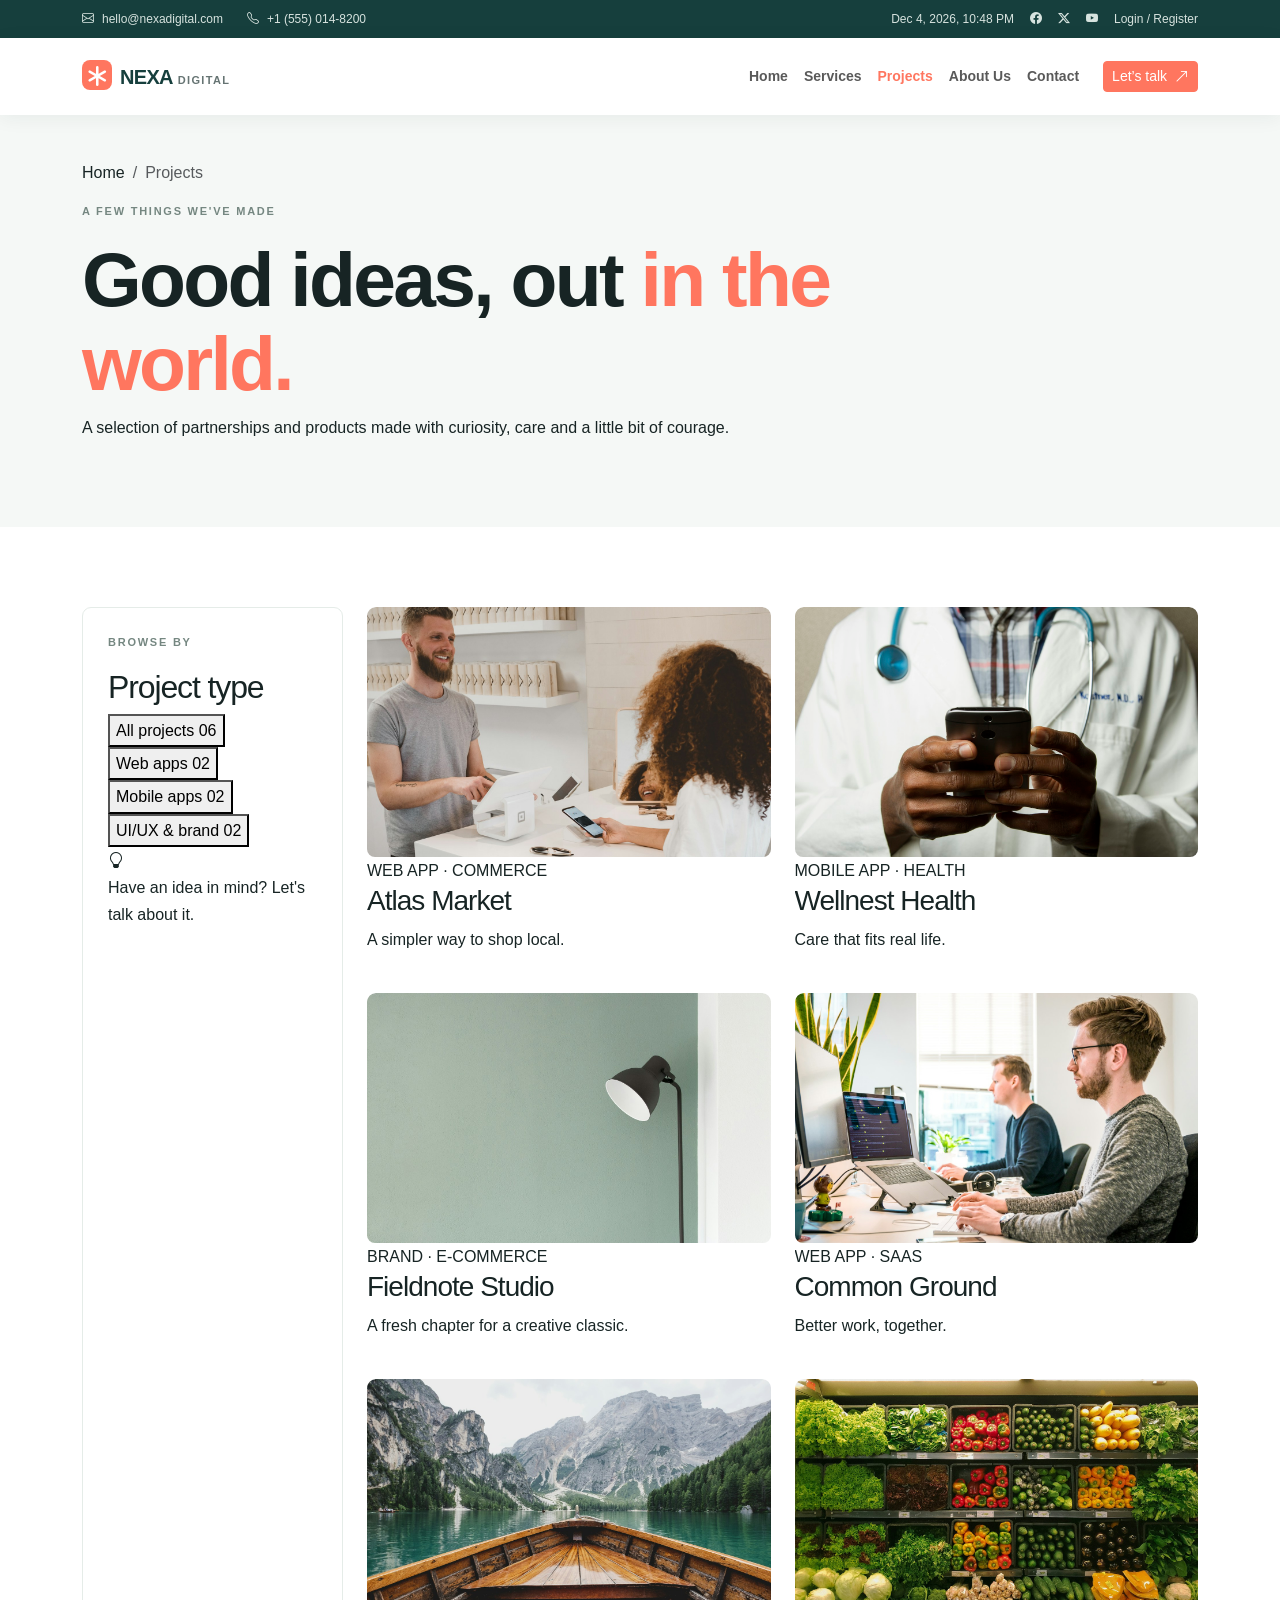
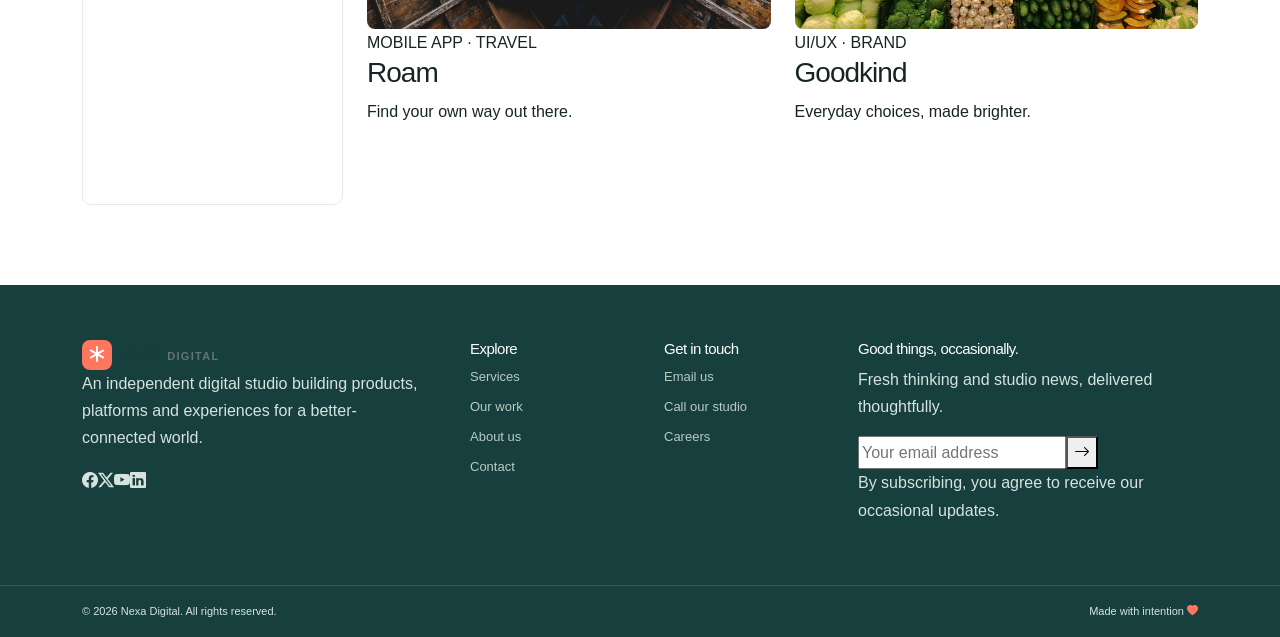
<file: projects.html>
<!doctype html>
<html lang="en">
<head>
  <meta charset="utf-8"><meta name="viewport" content="width=device-width, initial-scale=1">
  <meta name="description" content="Explore selected web, mobile and product design projects from Nexa Digital.">
  <title>Projects — Nexa Digital</title>
  <link href="https://cdn.jsdelivr.net/npm/bootstrap@5.3.3/dist/css/bootstrap.min.css" rel="stylesheet"><link rel="stylesheet" href="https://cdn.jsdelivr.net/npm/bootstrap-icons@1.11.3/font/bootstrap-icons.min.css"><link rel="stylesheet" href="assets/css/style.css">
</head>
<body>
  <div class="topbar"><div class="container d-flex justify-content-between align-items-center"><div class="d-flex flex-wrap gap-3 gap-md-4"><a href="mailto:hello@nexadigital.com"><i class="bi bi-envelope me-2"></i>hello@nexadigital.com</a><a href="tel:+15550148200"><i class="bi bi-telephone me-2"></i>+1 (555) 014-8200</a></div><div class="d-flex align-items-center gap-3"><span class="topbar-time" data-current-time></span><a class="social-link" href="https://facebook.com" aria-label="Facebook"><i class="bi bi-facebook"></i></a><a class="social-link" href="https://x.com" aria-label="X"><i class="bi bi-twitter-x"></i></a><a class="social-link" href="https://youtube.com" aria-label="YouTube"><i class="bi bi-youtube"></i></a><a class="top-login" href="contact.html">Login / Register</a></div></div></div>
  <nav class="navbar navbar-expand-lg navbar-light bg-white sticky-top main-nav"><div class="container"><a class="navbar-brand" href="index.html"><span class="brand-mark"><i class="bi bi-asterisk"></i></span>NEXA<span class="brand-light">DIGITAL</span></a><button class="navbar-toggler" type="button" data-bs-toggle="collapse" data-bs-target="#mainNav" aria-controls="mainNav" aria-expanded="false" aria-label="Toggle navigation"><span class="navbar-toggler-icon"></span></button><div class="collapse navbar-collapse" id="mainNav"><ul class="navbar-nav ms-auto align-items-lg-center"><li class="nav-item"><a class="nav-link" href="index.html">Home</a></li><li class="nav-item"><a class="nav-link" href="services.html">Services</a></li><li class="nav-item"><a class="nav-link active" href="projects.html">Projects</a></li><li class="nav-item"><a class="nav-link" href="about.html">About Us</a></li><li class="nav-item"><a class="nav-link" href="contact.html">Contact</a></li><li class="nav-item ms-lg-3"><a class="btn btn-primary btn-sm nav-cta" href="contact.html">Let’s talk <i class="bi bi-arrow-up-right ms-1"></i></a></li></ul></div></div></nav>
  <main><section class="page-hero"><div class="container"><nav aria-label="breadcrumb"><ol class="breadcrumb"><li class="breadcrumb-item"><a href="index.html">Home</a></li><li class="breadcrumb-item active" aria-current="page">Projects</li></ol></nav><p class="eyebrow">A FEW THINGS WE'VE MADE</p><h1>Good ideas, out <span class="text-accent">in the world.</span></h1><p class="page-intro">A selection of partnerships and products made with curiosity, care and a little bit of courage.</p></div></section>
    <section class="section-space"><div class="container"><div class="row g-4">
      <aside class="col-lg-3"><div class="filter-panel"><p class="eyebrow">BROWSE BY</p><h2>Project type</h2><div class="filter-list" role="group" aria-label="Filter projects"><button class="filter-button active" type="button" data-project-filter="all">All projects <span>06</span></button><button class="filter-button" type="button" data-project-filter="web">Web apps <span>02</span></button><button class="filter-button" type="button" data-project-filter="mobile">Mobile apps <span>02</span></button><button class="filter-button" type="button" data-project-filter="design">UI/UX &amp; brand <span>02</span></button></div><div class="filter-note"><i class="bi bi-lightbulb"></i><p>Have an idea in mind? <a href="contact.html">Let's talk about it.</a></p></div></div></aside>
      <div class="col-lg-9"><div class="row g-4 project-grid" data-project-grid>
        <div class="col-md-6 project-item" data-category="web"><a class="portfolio-card" href="project-detail.html?project=atlas"><div class="portfolio-image"><img src="assets/img/project-atlas.jpg" alt="Atlas Market digital retail checkout"></div><div class="portfolio-meta"><span>WEB APP · COMMERCE</span><h3>Atlas Market</h3><p>A simpler way to shop local.</p></div></a></div>
        <div class="col-md-6 project-item" data-category="mobile"><a class="portfolio-card" href="project-detail.html?project=wellnest"><div class="portfolio-image"><img src="assets/img/project-wellnest.jpg" alt="Wellnest Health digital care experience"></div><div class="portfolio-meta"><span>MOBILE APP · HEALTH</span><h3>Wellnest Health</h3><p>Care that fits real life.</p></div></a></div>
        <div class="col-md-6 project-item" data-category="design"><a class="portfolio-card" href="project-detail.html?project=fieldnote"><div class="portfolio-image"><img src="assets/img/project-fieldnote.jpg" alt="Fieldnote Studio brand and web design"></div><div class="portfolio-meta"><span>BRAND · E-COMMERCE</span><h3>Fieldnote Studio</h3><p>A fresh chapter for a creative classic.</p></div></a></div>
        <div class="col-md-6 project-item" data-category="web"><a class="portfolio-card" href="project-detail.html?project=common-ground"><div class="portfolio-image"><img src="assets/img/project-common-ground.jpg" alt="Common Ground collaboration platform"></div><div class="portfolio-meta"><span>WEB APP · SAAS</span><h3>Common Ground</h3><p>Better work, together.</p></div></a></div>
        <div class="col-md-6 project-item" data-category="mobile"><a class="portfolio-card" href="project-detail.html?project=roam"><div class="portfolio-image"><img src="assets/img/project-roam.jpg" alt="Roam travel planning application"></div><div class="portfolio-meta"><span>MOBILE APP · TRAVEL</span><h3>Roam</h3><p>Find your own way out there.</p></div></a></div>
        <div class="col-md-6 project-item" data-category="design"><a class="portfolio-card" href="project-detail.html?project=goodkind"><div class="portfolio-image"><img src="assets/img/project-goodkind.jpg" alt="Goodkind sustainable grocery brand"></div><div class="portfolio-meta"><span>UI/UX · BRAND</span><h3>Goodkind</h3><p>Everyday choices, made brighter.</p></div></a></div>
      </div><nav class="mt-5" aria-label="Project pagination"><ul class="pagination justify-content-center" data-project-pagination></ul></nav></div>
    </div></div></section>
  </main>
  <footer class="site-footer"><div class="container footer-main"><div class="row g-5"><div class="col-lg-4"><a class="navbar-brand footer-brand" href="index.html"><span class="brand-mark"><i class="bi bi-asterisk"></i></span>NEXA<span class="brand-light">DIGITAL</span></a><p class="footer-about">An independent digital studio building products, platforms and experiences for a better-connected world.</p><div class="footer-social"><a href="https://facebook.com" aria-label="Facebook"><i class="bi bi-facebook"></i></a><a href="https://x.com" aria-label="X"><i class="bi bi-twitter-x"></i></a><a href="https://youtube.com" aria-label="YouTube"><i class="bi bi-youtube"></i></a><a href="https://linkedin.com" aria-label="LinkedIn"><i class="bi bi-linkedin"></i></a></div></div><div class="col-6 col-lg-2"><h4>Explore</h4><a href="services.html">Services</a><a href="projects.html">Our work</a><a href="about.html">About us</a><a href="contact.html">Contact</a></div><div class="col-6 col-lg-2"><h4>Get in touch</h4><a href="mailto:hello@nexadigital.com">Email us</a><a href="tel:+15550148200">Call our studio</a><a href="about.html#careers">Careers</a></div><div class="col-lg-4"><h4>Good things, occasionally.</h4><p>Fresh thinking and studio news, delivered thoughtfully.</p><form class="newsletter-form" data-newsletter-form><label class="visually-hidden" for="newsletterEmail">Email address</label><input id="newsletterEmail" type="email" placeholder="Your email address" required><button type="submit" aria-label="Subscribe"><i class="bi bi-arrow-right"></i></button></form><p class="newsletter-note" data-newsletter-message>By subscribing, you agree to receive our occasional updates.</p></div></div></div><div class="footer-bottom"><div class="container d-flex flex-wrap justify-content-between gap-2"><span>© <span data-year></span> Nexa Digital. All rights reserved.</span><span>Made with intention <i class="bi bi-heart-fill text-accent"></i></span></div></div></footer>
  <script src="https://cdn.jsdelivr.net/npm/bootstrap@5.3.3/dist/js/bootstrap.bundle.min.js"></script><script src="assets/js/main.js"></script>
</body>
</html>
</file>
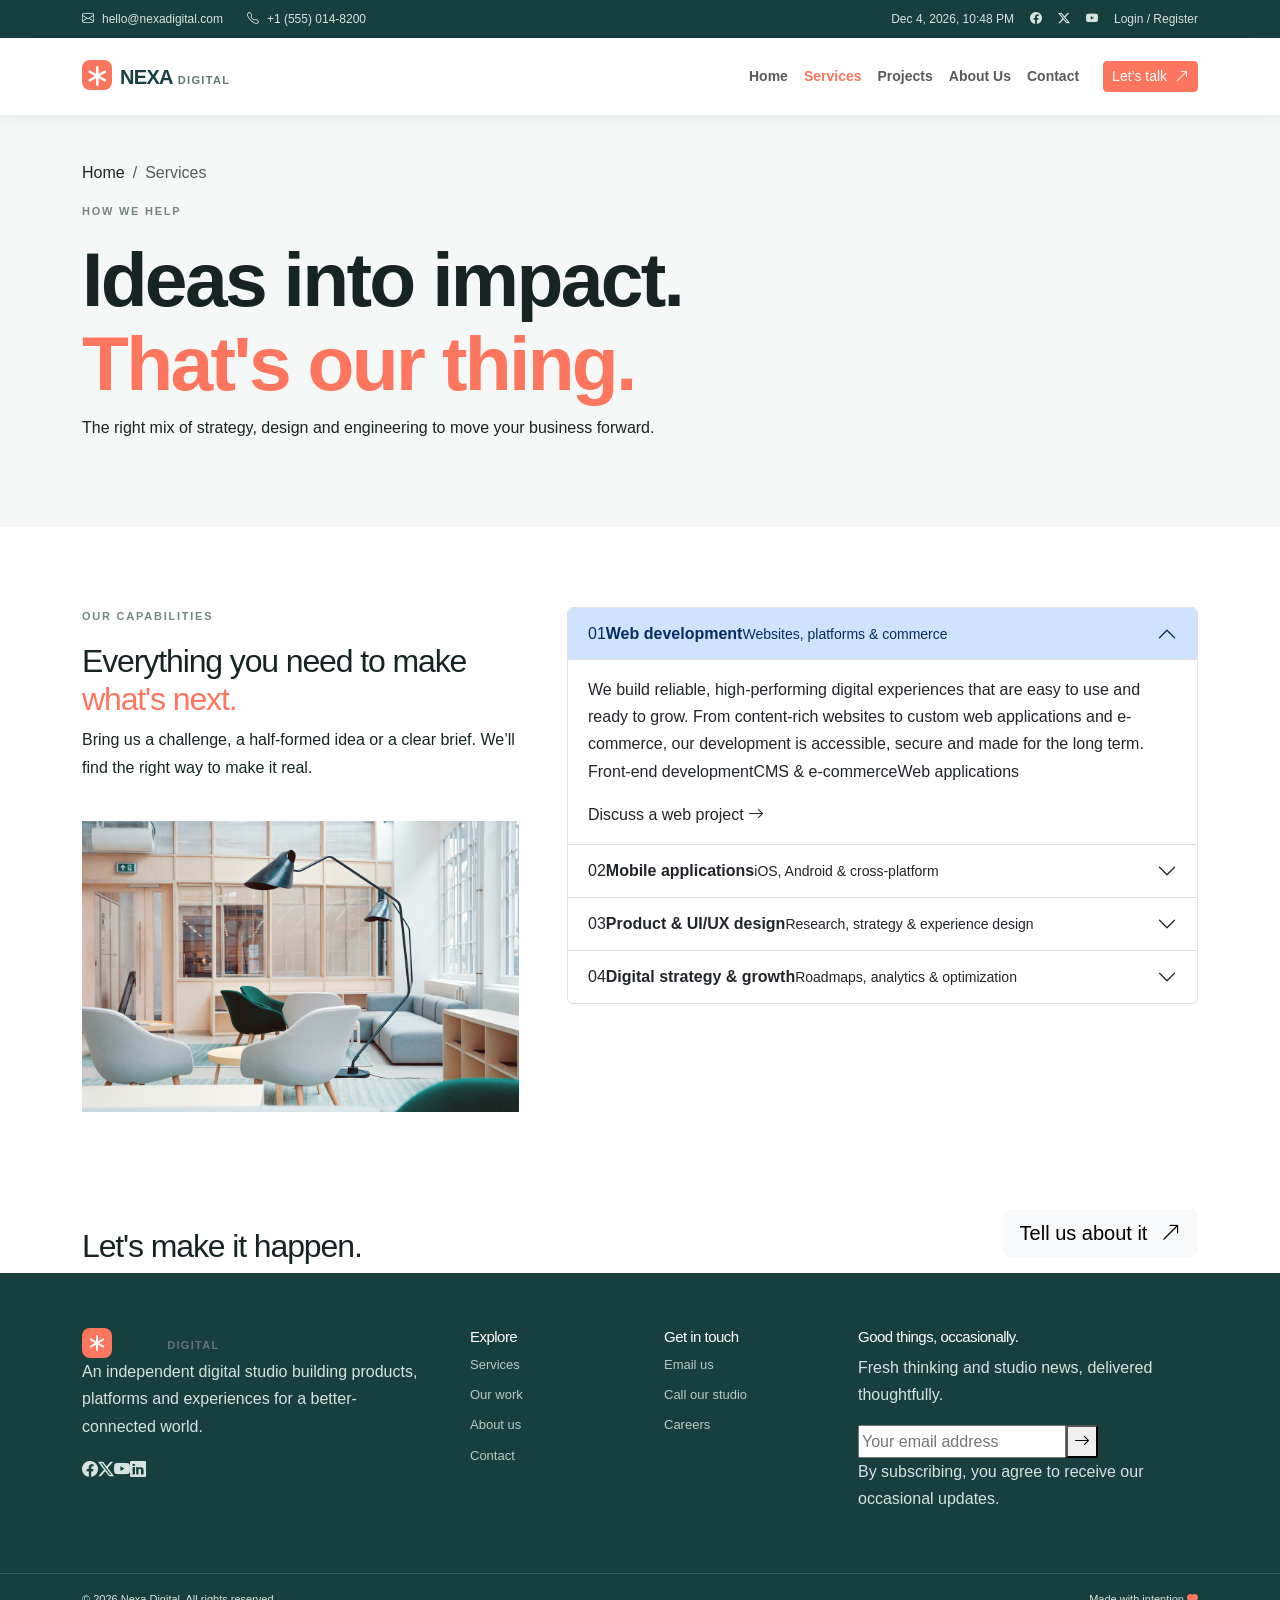
<file: services.html>
<!doctype html>
<html lang="en">
<head>
  <meta charset="utf-8"><meta name="viewport" content="width=device-width, initial-scale=1">
  <meta name="description" content="Explore Nexa Digital's web development, mobile app, product design and digital strategy services.">
  <title>Services — Nexa Digital</title>
  <link href="https://cdn.jsdelivr.net/npm/bootstrap@5.3.3/dist/css/bootstrap.min.css" rel="stylesheet"><link rel="stylesheet" href="https://cdn.jsdelivr.net/npm/bootstrap-icons@1.11.3/font/bootstrap-icons.min.css"><link rel="stylesheet" href="assets/css/style.css">
</head>
<body>
  <div class="topbar"><div class="container d-flex justify-content-between align-items-center"><div class="d-flex flex-wrap gap-3 gap-md-4"><a href="mailto:hello@nexadigital.com"><i class="bi bi-envelope me-2"></i>hello@nexadigital.com</a><a href="tel:+15550148200"><i class="bi bi-telephone me-2"></i>+1 (555) 014-8200</a></div><div class="d-flex align-items-center gap-3"><span class="topbar-time" data-current-time></span><a class="social-link" href="https://facebook.com" aria-label="Facebook"><i class="bi bi-facebook"></i></a><a class="social-link" href="https://x.com" aria-label="X"><i class="bi bi-twitter-x"></i></a><a class="social-link" href="https://youtube.com" aria-label="YouTube"><i class="bi bi-youtube"></i></a><a class="top-login" href="contact.html">Login / Register</a></div></div></div>
  <nav class="navbar navbar-expand-lg navbar-light bg-white sticky-top main-nav"><div class="container"><a class="navbar-brand" href="index.html"><span class="brand-mark"><i class="bi bi-asterisk"></i></span>NEXA<span class="brand-light">DIGITAL</span></a><button class="navbar-toggler" type="button" data-bs-toggle="collapse" data-bs-target="#mainNav" aria-controls="mainNav" aria-expanded="false" aria-label="Toggle navigation"><span class="navbar-toggler-icon"></span></button><div class="collapse navbar-collapse" id="mainNav"><ul class="navbar-nav ms-auto align-items-lg-center"><li class="nav-item"><a class="nav-link" href="index.html">Home</a></li><li class="nav-item"><a class="nav-link active" href="services.html">Services</a></li><li class="nav-item"><a class="nav-link" href="projects.html">Projects</a></li><li class="nav-item"><a class="nav-link" href="about.html">About Us</a></li><li class="nav-item"><a class="nav-link" href="contact.html">Contact</a></li><li class="nav-item ms-lg-3"><a class="btn btn-primary btn-sm nav-cta" href="contact.html">Let’s talk <i class="bi bi-arrow-up-right ms-1"></i></a></li></ul></div></div></nav>
  <main><section class="page-hero"><div class="container"><nav aria-label="breadcrumb"><ol class="breadcrumb"><li class="breadcrumb-item"><a href="index.html">Home</a></li><li class="breadcrumb-item active" aria-current="page">Services</li></ol></nav><p class="eyebrow">HOW WE HELP</p><h1>Ideas into impact.<br><span class="text-accent">That's our thing.</span></h1><p class="page-intro">The right mix of strategy, design and engineering to move your business forward.</p></div></section>
    <section class="section-space"><div class="container"><div class="row g-5 align-items-start"><div class="col-lg-5"><div class="section-heading"><p class="eyebrow">OUR CAPABILITIES</p><h2>Everything you need to make <span class="text-accent">what's next.</span></h2><p>Bring us a challenge, a half-formed idea or a clear brief. We’ll find the right way to make it real.</p></div><img class="rounded-image mt-4" src="assets/img/studio.jpg" alt="Bright collaborative design studio"></div>
      <div class="col-lg-7"><div class="accordion service-accordion" id="servicesAccordion">
        <div class="accordion-item" id="web-development"><h3 class="accordion-header"><button class="accordion-button" type="button" data-bs-toggle="collapse" data-bs-target="#serviceWeb" aria-expanded="true" aria-controls="serviceWeb"><span class="service-number">01</span><span><strong>Web development</strong><small>Websites, platforms &amp; commerce</small></span></button></h3><div id="serviceWeb" class="accordion-collapse collapse show" data-bs-parent="#servicesAccordion"><div class="accordion-body">We build reliable, high-performing digital experiences that are easy to use and ready to grow. From content-rich websites to custom web applications and e-commerce, our development is accessible, secure and made for the long term.<div class="service-tags"><span>Front-end development</span><span>CMS &amp; e-commerce</span><span>Web applications</span></div><a href="contact.html" class="text-link mt-3 d-inline-block">Discuss a web project <i class="bi bi-arrow-right"></i></a></div></div></div>
        <div class="accordion-item" id="mobile-apps"><h3 class="accordion-header"><button class="accordion-button collapsed" type="button" data-bs-toggle="collapse" data-bs-target="#serviceMobile" aria-expanded="false" aria-controls="serviceMobile"><span class="service-number">02</span><span><strong>Mobile applications</strong><small>iOS, Android &amp; cross-platform</small></span></button></h3><div id="serviceMobile" class="accordion-collapse collapse" data-bs-parent="#servicesAccordion"><div class="accordion-body">We help you make useful, beautifully considered mobile experiences for the moments that matter. Our team supports everything from product definition and prototyping to app development, launch and ongoing improvement.<div class="service-tags"><span>iOS &amp; Android</span><span>React Native</span><span>App strategy</span></div><a href="contact.html" class="text-link mt-3 d-inline-block">Discuss a mobile project <i class="bi bi-arrow-right"></i></a></div></div></div>
        <div class="accordion-item" id="product-design"><h3 class="accordion-header"><button class="accordion-button collapsed" type="button" data-bs-toggle="collapse" data-bs-target="#serviceDesign" aria-expanded="false" aria-controls="serviceDesign"><span class="service-number">03</span><span><strong>Product &amp; UI/UX design</strong><small>Research, strategy &amp; experience design</small></span></button></h3><div id="serviceDesign" class="accordion-collapse collapse" data-bs-parent="#servicesAccordion"><div class="accordion-body">We uncover what people need, then turn those insights into clear product direction and engaging digital experiences. Through research, interaction design and testing, we make the complex feel simple.<div class="service-tags"><span>User research</span><span>UX &amp; UI design</span><span>Prototyping</span></div><a href="contact.html" class="text-link mt-3 d-inline-block">Discuss a design project <i class="bi bi-arrow-right"></i></a></div></div></div>
        <div class="accordion-item" id="digital-strategy"><h3 class="accordion-header"><button class="accordion-button collapsed" type="button" data-bs-toggle="collapse" data-bs-target="#serviceStrategy" aria-expanded="false" aria-controls="serviceStrategy"><span class="service-number">04</span><span><strong>Digital strategy &amp; growth</strong><small>Roadmaps, analytics &amp; optimization</small></span></button></h3><div id="serviceStrategy" class="accordion-collapse collapse" data-bs-parent="#servicesAccordion"><div class="accordion-body">Build a confident path forward with a practical digital roadmap. We align your goals, audience needs and technology choices, then help measure and improve the results over time.<div class="service-tags"><span>Digital roadmaps</span><span>Analytics</span><span>Optimization</span></div><a href="contact.html" class="text-link mt-3 d-inline-block">Talk through your goals <i class="bi bi-arrow-right"></i></a></div></div></div>
      </div></div></div></div></section>
    <section class="cta-band"><div class="container d-md-flex justify-content-between align-items-center"><div><p class="eyebrow text-white-50">HAVE A CHALLENGE IN MIND?</p><h2>Let's make it happen.</h2></div><a href="contact.html" class="btn btn-light btn-lg">Tell us about it <i class="bi bi-arrow-up-right ms-2"></i></a></div></section>
  </main>
  <footer class="site-footer"><div class="container footer-main"><div class="row g-5"><div class="col-lg-4"><a class="navbar-brand footer-brand" href="index.html"><span class="brand-mark"><i class="bi bi-asterisk"></i></span>NEXA<span class="brand-light">DIGITAL</span></a><p class="footer-about">An independent digital studio building products, platforms and experiences for a better-connected world.</p><div class="footer-social"><a href="https://facebook.com" aria-label="Facebook"><i class="bi bi-facebook"></i></a><a href="https://x.com" aria-label="X"><i class="bi bi-twitter-x"></i></a><a href="https://youtube.com" aria-label="YouTube"><i class="bi bi-youtube"></i></a><a href="https://linkedin.com" aria-label="LinkedIn"><i class="bi bi-linkedin"></i></a></div></div><div class="col-6 col-lg-2"><h4>Explore</h4><a href="services.html">Services</a><a href="projects.html">Our work</a><a href="about.html">About us</a><a href="contact.html">Contact</a></div><div class="col-6 col-lg-2"><h4>Get in touch</h4><a href="mailto:hello@nexadigital.com">Email us</a><a href="tel:+15550148200">Call our studio</a><a href="about.html#careers">Careers</a></div><div class="col-lg-4"><h4>Good things, occasionally.</h4><p>Fresh thinking and studio news, delivered thoughtfully.</p><form class="newsletter-form" data-newsletter-form><label class="visually-hidden" for="newsletterEmail">Email address</label><input id="newsletterEmail" type="email" placeholder="Your email address" required><button type="submit" aria-label="Subscribe"><i class="bi bi-arrow-right"></i></button></form><p class="newsletter-note" data-newsletter-message>By subscribing, you agree to receive our occasional updates.</p></div></div></div><div class="footer-bottom"><div class="container d-flex flex-wrap justify-content-between gap-2"><span>© <span data-year></span> Nexa Digital. All rights reserved.</span><span>Made with intention <i class="bi bi-heart-fill text-accent"></i></span></div></div></footer>
  <script src="https://cdn.jsdelivr.net/npm/bootstrap@5.3.3/dist/js/bootstrap.bundle.min.js"></script><script src="assets/js/main.js"></script>
</body>
</html>
</file>
<file: assets/css/style.css>
:root{--ink:#172424;--muted:#667473;--accent:#ff765f;--teal:#163f3d;--soft:#f5f8f6;--line:#e5ece8}*{box-sizing:border-box}body{color:var(--ink);font:16px/1.7 "DM Sans",sans-serif}a{color:inherit;text-decoration:none}h1,h2,h3,h4,.navbar-brand{font-family:"Manrope",sans-serif;letter-spacing:-.035em}.text-accent{color:var(--accent)!important}.bg-soft{background:var(--soft)}.eyebrow{color:#758781;font-size:11px;font-weight:800;letter-spacing:.16em}
.btn-primary{--bs-btn-bg:var(--accent);--bs-btn-border-color:var(--accent);--bs-btn-hover-bg:#e85f4b;--bs-btn-hover-border-color:#e85f4b}.topbar,.site-footer{background:var(--teal);color:#d7e3df}.topbar{font-size:12px}.topbar .container{min-height:38px}.main-nav{min-height:77px;box-shadow:0 3px 18px #122e2810}.navbar-brand{color:var(--teal);font-weight:800}.brand-mark{display:inline-grid;place-items:center;width:30px;height:30px;margin-right:8px;border-radius:8px;background:var(--accent);color:white}.brand-light{margin-left:5px;color:#667473;font-size:11px;letter-spacing:.12em}.navbar-nav .nav-link{font-size:14px;font-weight:600}.navbar-nav .nav-link:hover,.navbar-nav .nav-link.active{color:var(--accent)}
.hero-slide{min-height:590px;background:linear-gradient(90deg,#0d242ed9,#0d242e70 55%,#0d242e1f),var(--hero-image) center/cover}.hero-content{padding:clamp(110px,14vw,175px) 12px 70px;color:white}.hero-content h1,.page-hero h1{max-width:850px;font-size:clamp(2.7rem,6vw,5rem);font-weight:800;line-height:1.1}.hero-content h1 span{color:#ff9988}.section-space{padding:80px 0}.page-hero{padding:44px 0 70px;background:var(--soft)}.service-card,.testimonial-card,.contact-form-card,.filter-panel,.team-card{height:100%;padding:25px;border:1px solid var(--line);border-radius:9px}
.icon-box{display:grid;width:50px;height:50px;place-items:center;margin-bottom:20px;border-radius:12px;background:#eaf3ef;color:var(--teal);font-size:23px}.project-card,.portfolio-card{position:relative;display:block;overflow:hidden;border-radius:9px}.project-card{min-height:330px}.project-card img,.portfolio-image img,.team-card>img,.rounded-image,.gallery-image img{width:100%;height:100%;object-fit:cover}.project-card img{min-height:330px}.project-overlay{position:absolute;right:20px;bottom:20px;left:24px;color:white}.portfolio-image{height:250px;overflow:hidden;border-radius:8px}.gallery-image{width:100%;overflow:hidden;border:0;border-radius:8px}.gallery-image img{aspect-ratio:1.45}.site-footer{padding-top:55px}.footer-main{padding-bottom:45px}.site-footer h4{color:white;font-size:15px}.site-footer .col-lg-2>a{display:block;margin:8px 0;color:#b8cbc3;font-size:13px}.footer-bottom{padding:16px 0;border-top:1px solid #ffffff22;font-size:11px}
@media(max-width:767px){.topbar-time,.social-link{display:none}.section-space{padding:55px 0}.hero-slide{min-height:520px}.hero-content{padding-top:120px}.page-hero{padding:30px 0 50px}.navbar-collapse{padding:10px 0}.team-card>img{height:auto;aspect-ratio:1}.footer-main{padding-bottom:35px}}
</file>
